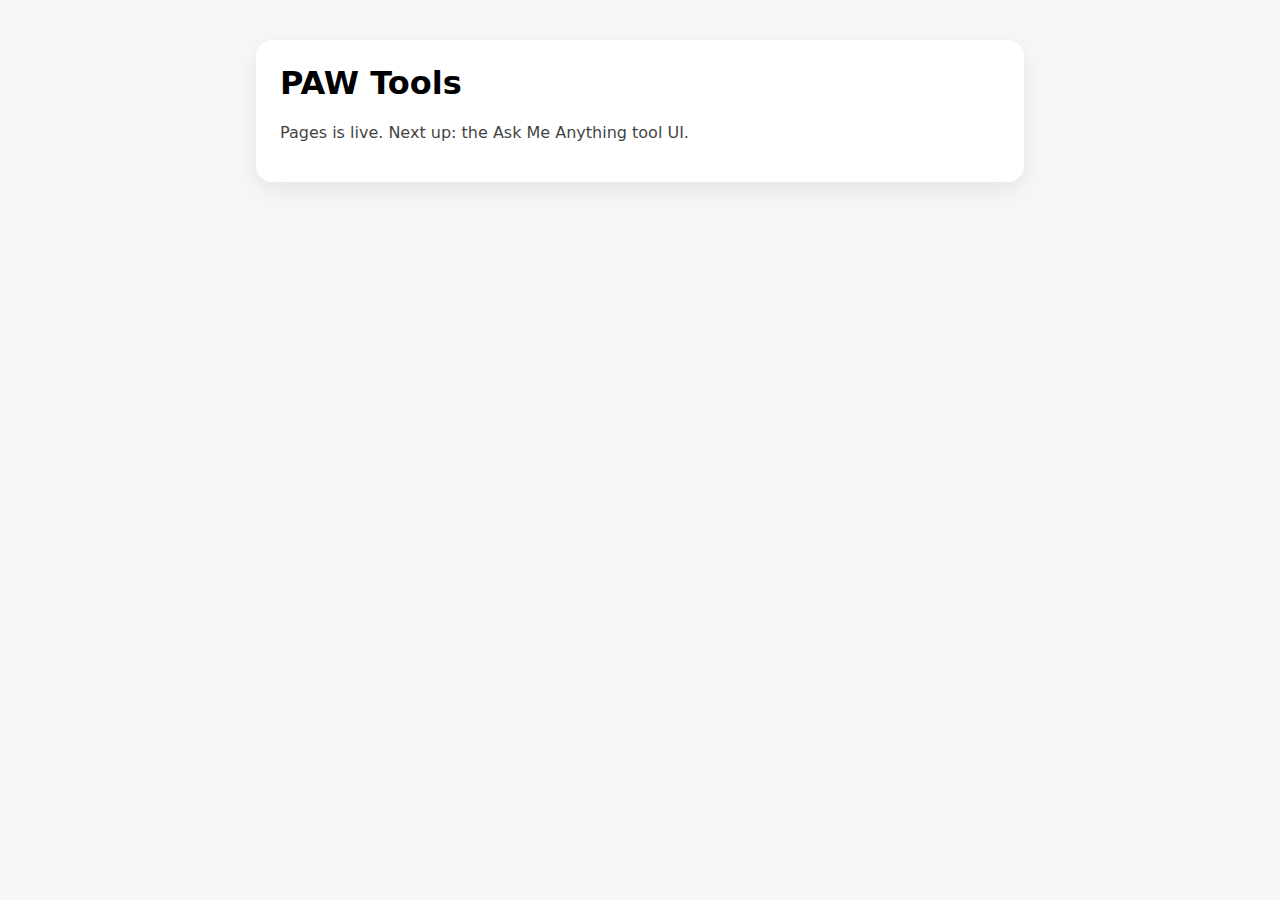
<file: index.html>
<!doctype html>
<html lang="en">
<head>
  <meta charset="utf-8" />
  <meta name="viewport" content="width=device-width, initial-scale=1" />
  <title>PAW Tools</title>
  <style>
    body {
      margin: 0;
      padding: 40px;
      font-family: Inter, system-ui, -apple-system, Segoe UI, sans-serif;
      background: #f7f7f7;
    }
    .card {
      max-width: 720px;
      margin: 0 auto;
      background: #ffffff;
      padding: 24px;
      border-radius: 16px;
      box-shadow: 0 8px 24px rgba(0,0,0,.08);
    }
  </style>
</head>
<body>
  <div class="card">
    <h1 style="margin-top:0;">PAW Tools</h1>
    <p style="opacity:.75;">
      Pages is live. Next up: the Ask Me Anything tool UI.
    </p>
  </div>
</body>
</html>
</file>
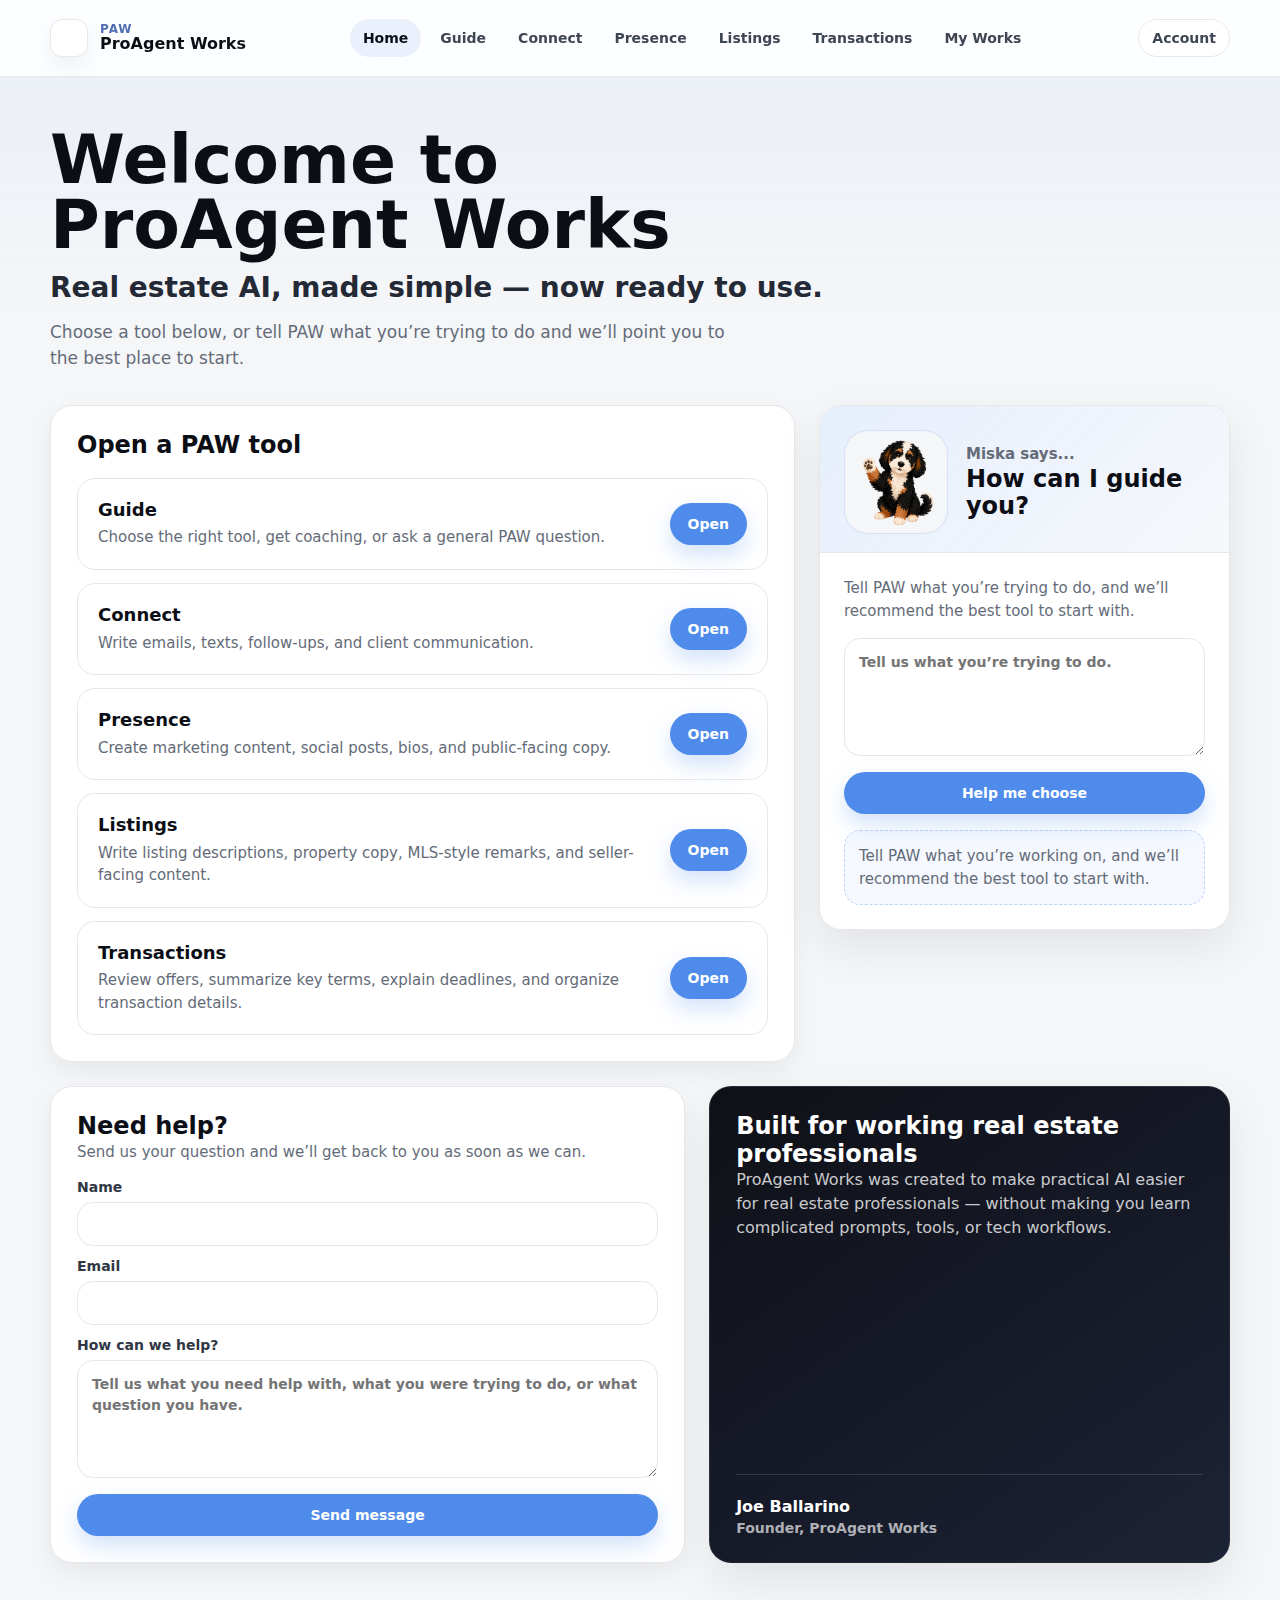
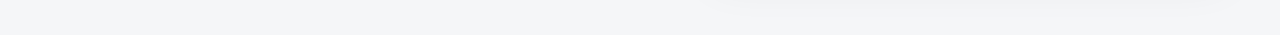
<file: app/index.html>
<!doctype html>
<html lang="en">
<head>
  <meta charset="utf-8">
  <meta name="viewport" content="width=device-width, initial-scale=1">
  <title>ProAgent Works App</title>
  <style>
    :root {
      --primary-dark: #0C0E16;
      --primary-dark-soft: #101117;
      --off-white: #F5F6F8;
      --border: #E6E7EA;
      --blue: #4F8BEB;
      --blue-dark: #506FB2;
      --white: #FFFFFF;
      --muted: #646B78;
      --shadow: 0 18px 45px rgba(12, 14, 22, 0.08);
      --shadow-soft: 0 10px 24px rgba(12, 14, 22, 0.06);
      --radius: 22px;
    }

    * {
      box-sizing: border-box;
    }

    html {
      min-height: 100%;
      background: var(--off-white);
    }

    body {
      min-height: 100%;
      margin: 0;
      font-family: Inter, ui-sans-serif, system-ui, -apple-system, BlinkMacSystemFont, "Segoe UI", sans-serif;
      color: var(--primary-dark);
      background:
        linear-gradient(180deg, rgba(79, 139, 235, 0.08), rgba(245, 246, 248, 0) 320px),
        var(--off-white);
    }

    a {
      color: inherit;
      text-decoration: none;
    }

    .sr-only {
      position: absolute;
      width: 1px;
      height: 1px;
      padding: 0;
      margin: -1px;
      overflow: hidden;
      clip: rect(0, 0, 0, 0);
      white-space: nowrap;
      border: 0;
    }

    button,
    input,
    textarea {
      font: inherit;
    }

    .app-shell {
      min-height: 100vh;
    }

    .app-header {
      position: sticky;
      top: 0;
      z-index: 10;
      border-bottom: 1px solid rgba(230, 231, 234, 0.86);
      background: rgba(255, 255, 255, 0.9);
      backdrop-filter: blur(16px);
    }

    .header-inner {
      width: min(1180px, calc(100% - 40px));
      margin: 0 auto;
      display: flex;
      align-items: center;
      justify-content: space-between;
      gap: 20px;
      min-height: 76px;
    }

    .brand {
      display: inline-flex;
      align-items: center;
      gap: 12px;
      min-width: max-content;
      font-weight: 800;
      letter-spacing: 0;
    }

    .brand-mark {
      width: 38px;
      height: 38px;
      border-radius: 12px;
      display: grid;
      place-items: center;
      background: var(--white);
      border: 1px solid var(--border);
      box-shadow: var(--shadow-soft);
      overflow: hidden;
    }

    .brand-mark img {
      width: 25px;
      height: 25px;
      object-fit: contain;
    }

    .brand-text {
      display: grid;
      gap: 1px;
      line-height: 1.05;
    }

    .brand-kicker {
      font-size: 12px;
      color: var(--blue-dark);
      font-weight: 800;
      text-transform: uppercase;
      letter-spacing: 0.08em;
    }

    .brand-name {
      font-size: 16px;
      color: var(--primary-dark);
    }

    .app-nav {
      display: flex;
      align-items: center;
      justify-content: center;
      gap: 6px;
      flex: 1 1 auto;
      min-width: 0;
    }

    .app-nav a,
    .account-link {
      display: inline-flex;
      align-items: center;
      justify-content: center;
      min-height: 38px;
      padding: 0 13px;
      border-radius: 999px;
      color: #3F4653;
      font-size: 14px;
      font-weight: 700;
      white-space: nowrap;
      transition: background 0.16s ease, color 0.16s ease;
    }

    .app-nav a:hover,
    .account-link:hover,
    .app-nav a.is-active {
      background: rgba(79, 139, 235, 0.11);
      color: var(--primary-dark);
    }

    .account-link {
      border: 1px solid var(--border);
      background: var(--white);
      box-shadow: 0 1px 0 rgba(255, 255, 255, 0.8) inset;
    }

    main {
      width: min(1180px, calc(100% - 40px));
      margin: 0 auto;
      padding: 50px 0 72px;
    }

    .hero {
      max-width: 790px;
      margin-bottom: 34px;
    }

    .hero h1 {
      margin: 0 0 12px;
      color: var(--primary-dark);
      font-size: clamp(40px, 6vw, 68px);
      line-height: 0.96;
      letter-spacing: 0;
    }

    .hero-sub {
      margin: 0;
      color: #242936;
      font-size: clamp(20px, 2.4vw, 28px);
      line-height: 1.25;
      font-weight: 750;
    }

    .hero-support {
      max-width: 700px;
      margin: 14px 0 0;
      color: var(--muted);
      font-size: 17px;
      line-height: 1.55;
    }

    .dashboard-grid,
    .lower-grid {
      display: grid;
      grid-template-columns: minmax(0, 1.45fr) minmax(320px, 0.8fr);
      gap: 24px;
      align-items: start;
    }

    .lower-grid {
      grid-template-columns: minmax(0, 1fr) minmax(320px, 0.82fr);
      margin-top: 24px;
    }

    .card {
      border: 1px solid var(--border);
      border-radius: var(--radius);
      background: rgba(255, 255, 255, 0.94);
      box-shadow: var(--shadow-soft);
    }

    .panel-card {
      padding: 26px;
    }

    .section-head {
      display: flex;
      align-items: end;
      justify-content: space-between;
      gap: 16px;
      margin-bottom: 18px;
    }

    .section-head h2,
    .helper-card h2,
    .support-card h2,
    .founder-card h2 {
      margin: 0;
      color: var(--primary-dark);
      font-size: 24px;
      line-height: 1.15;
      letter-spacing: 0;
    }

    .tools-list {
      display: grid;
      gap: 13px;
    }

    .tool-card {
      display: grid;
      grid-template-columns: minmax(0, 1fr) auto;
      gap: 18px;
      align-items: center;
      padding: 20px;
      border: 1px solid var(--border);
      border-radius: 18px;
      background: var(--white);
      transition: border-color 0.16s ease, transform 0.16s ease, box-shadow 0.16s ease;
    }

    .tool-card:hover {
      border-color: rgba(79, 139, 235, 0.45);
      box-shadow: 0 12px 26px rgba(79, 139, 235, 0.1);
      transform: translateY(-1px);
    }

    .tool-card h3 {
      margin: 0 0 6px;
      color: var(--primary-dark);
      font-size: 18px;
      line-height: 1.2;
    }

    .tool-card p,
    .helper-card p,
    .support-card p,
    .founder-card p,
    .placeholder-response {
      margin: 0;
      color: var(--muted);
      font-size: 15px;
      line-height: 1.5;
    }

    .open-link,
    .primary-button {
      display: inline-flex;
      align-items: center;
      justify-content: center;
      min-height: 42px;
      border: 0;
      border-radius: 999px;
      background: var(--blue);
      color: var(--white);
      padding: 0 18px;
      font-size: 14px;
      font-weight: 800;
      cursor: pointer;
      box-shadow: 0 10px 22px rgba(79, 139, 235, 0.25);
      transition: background 0.16s ease, transform 0.16s ease;
      white-space: nowrap;
    }

    .open-link:hover,
    .primary-button:hover {
      background: var(--blue-dark);
      transform: translateY(-1px);
    }

    .helper-card {
      padding: 0;
      overflow: hidden;
      box-shadow: var(--shadow);
    }

    .miska-band {
      display: flex;
      align-items: center;
      gap: 18px;
      padding: 24px 24px 18px;
      background:
        linear-gradient(135deg, rgba(79, 139, 235, 0.14), rgba(80, 111, 178, 0.05)),
        var(--white);
      border-bottom: 1px solid var(--border);
    }

    .miska-image {
      width: 104px;
      height: 104px;
      flex: 0 0 auto;
      border-radius: 24px;
      object-fit: cover;
      object-position: center;
      background: var(--off-white);
      border: 1px solid rgba(79, 139, 235, 0.18);
    }

    .helper-body {
      display: grid;
      gap: 16px;
      padding: 24px;
    }

    .helper-eyebrow {
      margin: 0 0 6px;
      color: var(--blue-dark);
      font-size: 13px;
      font-weight: 850;
    }

    .field-stack {
      display: grid;
      gap: 12px;
    }

    label {
      display: grid;
      gap: 7px;
      color: #303744;
      font-size: 14px;
      font-weight: 800;
    }

    input,
    textarea {
      width: 100%;
      border: 1px solid var(--border);
      border-radius: 16px;
      background: var(--white);
      color: var(--primary-dark);
      padding: 13px 14px;
      outline: none;
      transition: border-color 0.16s ease, box-shadow 0.16s ease;
    }

    textarea {
      min-height: 118px;
      resize: vertical;
      line-height: 1.45;
    }

    input:focus,
    textarea:focus {
      border-color: rgba(79, 139, 235, 0.72);
      box-shadow: 0 0 0 4px rgba(79, 139, 235, 0.13);
    }

    .placeholder-response {
      padding: 14px;
      border: 1px dashed rgba(79, 139, 235, 0.34);
      border-radius: 16px;
      background: rgba(79, 139, 235, 0.06);
    }

    .support-card,
    .founder-card {
      padding: 26px;
    }

    .support-card {
      display: grid;
      gap: 16px;
    }

    .founder-card {
      min-height: 100%;
      display: flex;
      flex-direction: column;
      justify-content: space-between;
      gap: 28px;
      background:
        linear-gradient(145deg, rgba(16, 17, 23, 0.98), rgba(28, 35, 54, 0.97)),
        var(--primary-dark-soft);
      color: var(--white);
      border-color: rgba(255, 255, 255, 0.08);
      box-shadow: var(--shadow);
    }

    .founder-card h2,
    .founder-card p {
      color: var(--white);
    }

    .founder-card p {
      color: rgba(255, 255, 255, 0.78);
      font-size: 16px;
    }

    .founder-signature {
      display: grid;
      gap: 4px;
      padding-top: 22px;
      border-top: 1px solid rgba(255, 255, 255, 0.14);
    }

    .founder-name {
      color: var(--white);
      font-weight: 850;
      font-size: 16px;
    }

    .founder-title {
      color: rgba(255, 255, 255, 0.66);
      font-size: 14px;
      font-weight: 700;
    }

    @media (max-width: 980px) {
      .header-inner {
        align-items: flex-start;
        flex-wrap: wrap;
        padding: 14px 0;
      }

      .app-nav {
        order: 3;
        width: 100%;
        justify-content: flex-start;
        overflow-x: auto;
        padding-bottom: 2px;
      }

      .dashboard-grid,
      .lower-grid {
        grid-template-columns: 1fr;
      }
    }

    @media (max-width: 640px) {
      .header-inner,
      main {
        width: min(100% - 28px, 1180px);
      }

      main {
        padding-top: 36px;
        padding-bottom: 48px;
      }

      .hero {
        margin-bottom: 24px;
      }

      .panel-card,
      .support-card,
      .founder-card {
        padding: 20px;
      }

      .tool-card {
        grid-template-columns: 1fr;
        gap: 14px;
      }

      .open-link,
      .primary-button {
        width: 100%;
      }

      .miska-band {
        align-items: flex-start;
        padding: 20px;
      }

      .miska-image {
        width: 82px;
        height: 82px;
        border-radius: 20px;
      }

      .helper-body {
        padding: 20px;
      }
    }
  </style>
</head>
<body>
  <div class="app-shell">
    <header class="app-header">
      <div class="header-inner">
        <a class="brand" href="#" aria-label="ProAgent Works Home">
          <span class="brand-mark">
            <img src="/paw.png" alt="">
          </span>
          <span class="brand-text">
            <span class="brand-kicker">PAW</span>
            <span class="brand-name">ProAgent Works</span>
          </span>
        </a>

        <nav class="app-nav" aria-label="Primary navigation">
          <a class="is-active" href="#">Home</a>
          <a href="#">Guide</a>
          <a href="#">Connect</a>
          <a href="#">Presence</a>
          <a href="#">Listings</a>
          <a href="#">Transactions</a>
          <a href="#">My Works</a>
        </nav>

        <a class="account-link" href="#">Account</a>
      </div>
    </header>

    <main>
      <section class="hero" aria-labelledby="welcome-title">
        <h1 id="welcome-title">Welcome to ProAgent Works</h1>
        <p class="hero-sub">Real estate AI, made simple — now ready to use.</p>
        <p class="hero-support">Choose a tool below, or tell PAW what you’re trying to do and we’ll point you to the best place to start.</p>
      </section>

      <section class="dashboard-grid" aria-label="PAW dashboard">
        <div class="card panel-card">
          <div class="section-head">
            <h2>Open a PAW tool</h2>
          </div>

          <div class="tools-list">
            <article class="tool-card">
              <div>
                <h3>Guide</h3>
                <p>Choose the right tool, get coaching, or ask a general PAW question.</p>
              </div>
              <a class="open-link" href="#">Open</a>
            </article>

            <article class="tool-card">
              <div>
                <h3>Connect</h3>
                <p>Write emails, texts, follow-ups, and client communication.</p>
              </div>
              <a class="open-link" href="#">Open</a>
            </article>

            <article class="tool-card">
              <div>
                <h3>Presence</h3>
                <p>Create marketing content, social posts, bios, and public-facing copy.</p>
              </div>
              <a class="open-link" href="#">Open</a>
            </article>

            <article class="tool-card">
              <div>
                <h3>Listings</h3>
                <p>Write listing descriptions, property copy, MLS-style remarks, and seller-facing content.</p>
              </div>
              <a class="open-link" href="#">Open</a>
            </article>

            <article class="tool-card">
              <div>
                <h3>Transactions</h3>
                <p>Review offers, summarize key terms, explain deadlines, and organize transaction details.</p>
              </div>
              <a class="open-link" href="#">Open</a>
            </article>
          </div>
        </div>

        <aside class="card helper-card" aria-labelledby="miska-title">
          <div class="miska-band">
            <img class="miska-image" src="/assets/miska-sitting.png" alt="">
            <div>
              <p class="helper-eyebrow">Miska says...</p>
              <h2 id="miska-title">How can I guide you?</h2>
            </div>
          </div>
          <div class="helper-body">
            <p>Tell PAW what you’re trying to do, and we’ll recommend the best tool to start with.</p>
            <label>
              <span class="sr-only">What are you trying to do?</span>
              <textarea placeholder="Tell us what you’re trying to do."></textarea>
            </label>
            <button class="primary-button" type="button">Help me choose</button>
            <div class="placeholder-response">Tell PAW what you’re working on, and we’ll recommend the best tool to start with.</div>
          </div>
        </aside>
      </section>

      <section class="lower-grid" aria-label="Support and about ProAgent Works">
        <div class="card support-card">
          <div>
            <h2>Need help?</h2>
            <p>Send us your question and we’ll get back to you as soon as we can.</p>
          </div>

          <div class="field-stack">
            <label>
              Name
              <input type="text" autocomplete="name">
            </label>

            <label>
              Email
              <input type="email" autocomplete="email">
            </label>

            <label>
              How can we help?
              <textarea placeholder="Tell us what you need help with, what you were trying to do, or what question you have."></textarea>
            </label>
          </div>

          <button class="primary-button" type="button">Send message</button>
        </div>

        <aside class="card founder-card">
          <div>
            <h2>Built for working real estate professionals</h2>
            <p>ProAgent Works was created to make practical AI easier for real estate professionals — without making you learn complicated prompts, tools, or tech workflows.</p>
          </div>
          <div class="founder-signature">
            <span class="founder-name">Joe Ballarino</span>
            <span class="founder-title">Founder, ProAgent Works</span>
          </div>
        </aside>
      </section>
    </main>
  </div>
</body>
</html>
</file>
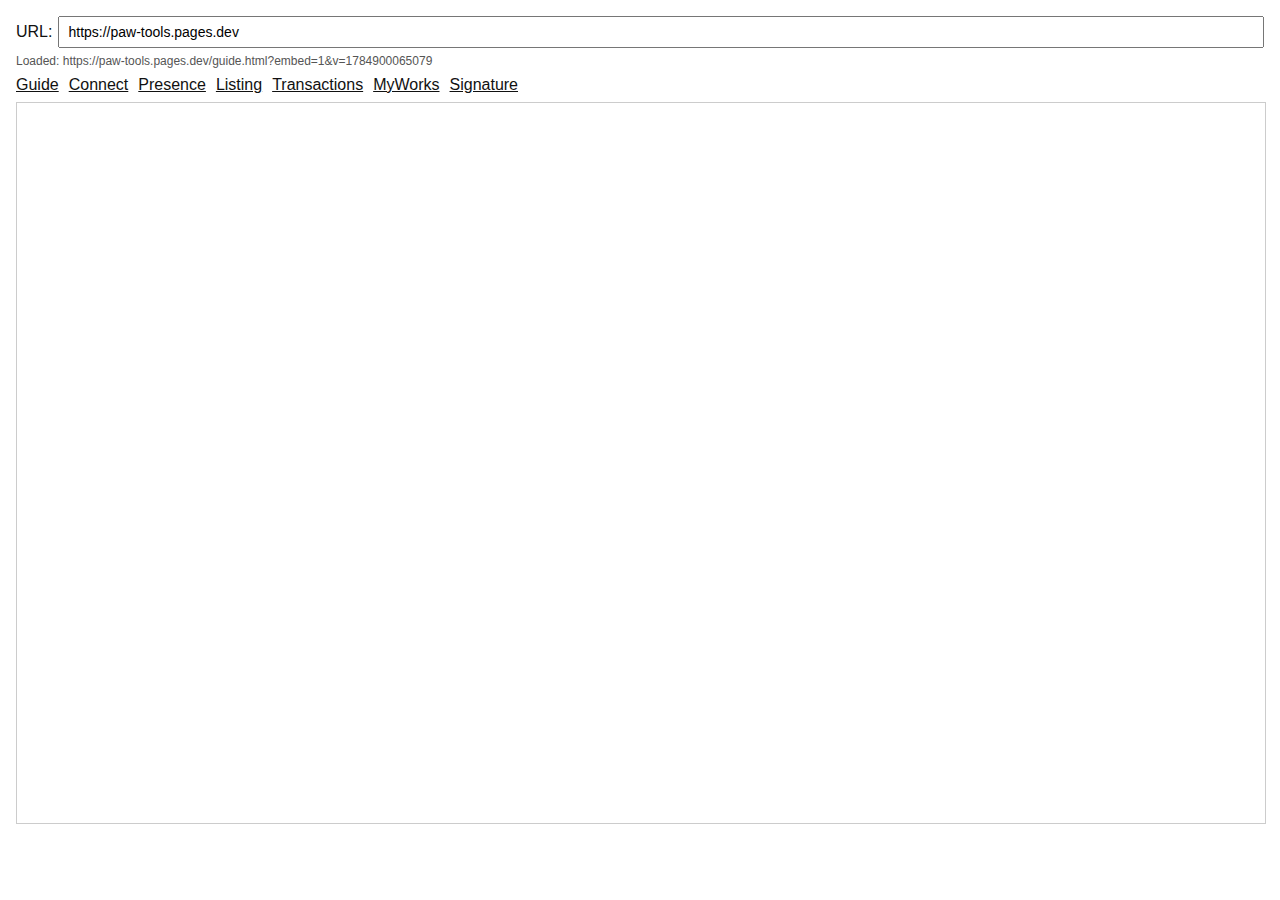
<file: test.html>
<!doctype html>
<html lang="en">
  <head>
    <meta charset="utf-8" />
    <meta name="viewport" content="width=device-width, initial-scale=1" />
    <title>PAW Test</title>
    <style>
      body {
        font-family: Arial, sans-serif;
        margin: 16px;
        color: #111;
      }
      .url-row {
        display: flex;
        align-items: center;
        gap: 6px;
        width: 100%;
        margin-bottom: 6px;
      }
      input[type="text"] {
        flex: 1 1 auto;
        min-width: 0;
        padding: 6px 8px;
        font-size: 14px;
      }
      .controls {
        display: flex;
        flex-wrap: wrap;
        gap: 10px;
        margin-bottom: 8px;
      }
      .loaded-url {
        margin-bottom: 8px;
        font-size: 12px;
        color: #555;
      }
      .controls a {
        color: inherit;
        text-decoration: underline;
      }
      iframe {
        width: 100%;
        height: 80vh;
        border: 1px solid #ccc;
      }
    </style>
  </head>
  <body>
    <div class="url-row">
      <span>URL:</span>
      <input
        id="baseUrl"
        type="text"
      />
    </div>

    <div id="loadedUrl" class="loaded-url" aria-live="polite">Loaded:</div>

    <div class="controls" role="group" aria-label="Preview pages">
      <a href="#" data-page="guide.html">Guide</a>
      <a href="#" data-page="connect.html">Connect</a>
      <a href="#" data-page="presence.html">Presence</a>
      <a href="#" data-page="listing.html">Listing</a>
      <a href="#" data-page="transactions.html">Transactions</a>
      <a href="#" data-page="myworks.html">MyWorks</a>
      <a href="#" data-page="signature.html">Signature</a>
    </div>

    <iframe id="previewFrame" title="PAW preview"></iframe>

    <script>
      const baseUrlInput = document.getElementById("baseUrl");
      const previewFrame = document.getElementById("previewFrame");
      const loadedUrl = document.getElementById("loadedUrl");

      function loadPage(page) {
        const baseUrl = baseUrlInput.value.trim().replace(/\/$/, "");
        if (!baseUrl) {
          loadedUrl.textContent = "Loaded:";
          return;
        }
        const separator = page.includes("?") ? "&" : "?";
        const url = `${baseUrl}/${page}${separator}embed=1&v=${Date.now()}`;
        previewFrame.src = url;
        loadedUrl.textContent = `Loaded: ${url}`;
      }

      document.querySelectorAll("a[data-page]").forEach((link) => {
        link.addEventListener("click", (event) => {
          event.preventDefault();
          loadPage(link.dataset.page);
        });
      });

      window.addEventListener("message", (e) => {
        if (e.source !== previewFrame.contentWindow) {
          return;
        }

        if (e.data && e.data.type === "paw_identity_request_v1") {
          previewFrame.contentWindow.postMessage(
            { type: "paw_identity_v1", member_id: "test_user_1" },
            "*"
          );
          return;
        }

        if (!e.data || e.data.type !== "paw:resize") {
          return;
        }

        if (typeof e.data.height === "number" && e.data.height > 600) {
          previewFrame.style.height = `${e.data.height}px`;
        }

        window.parent.postMessage(e.data, "*");
      });

      const params = new URLSearchParams(window.location.search);
      baseUrlInput.value = params.get("base") || "https://paw-tools.pages.dev";
      loadPage("guide.html");
    </script>
  </body>
</html>
</file>
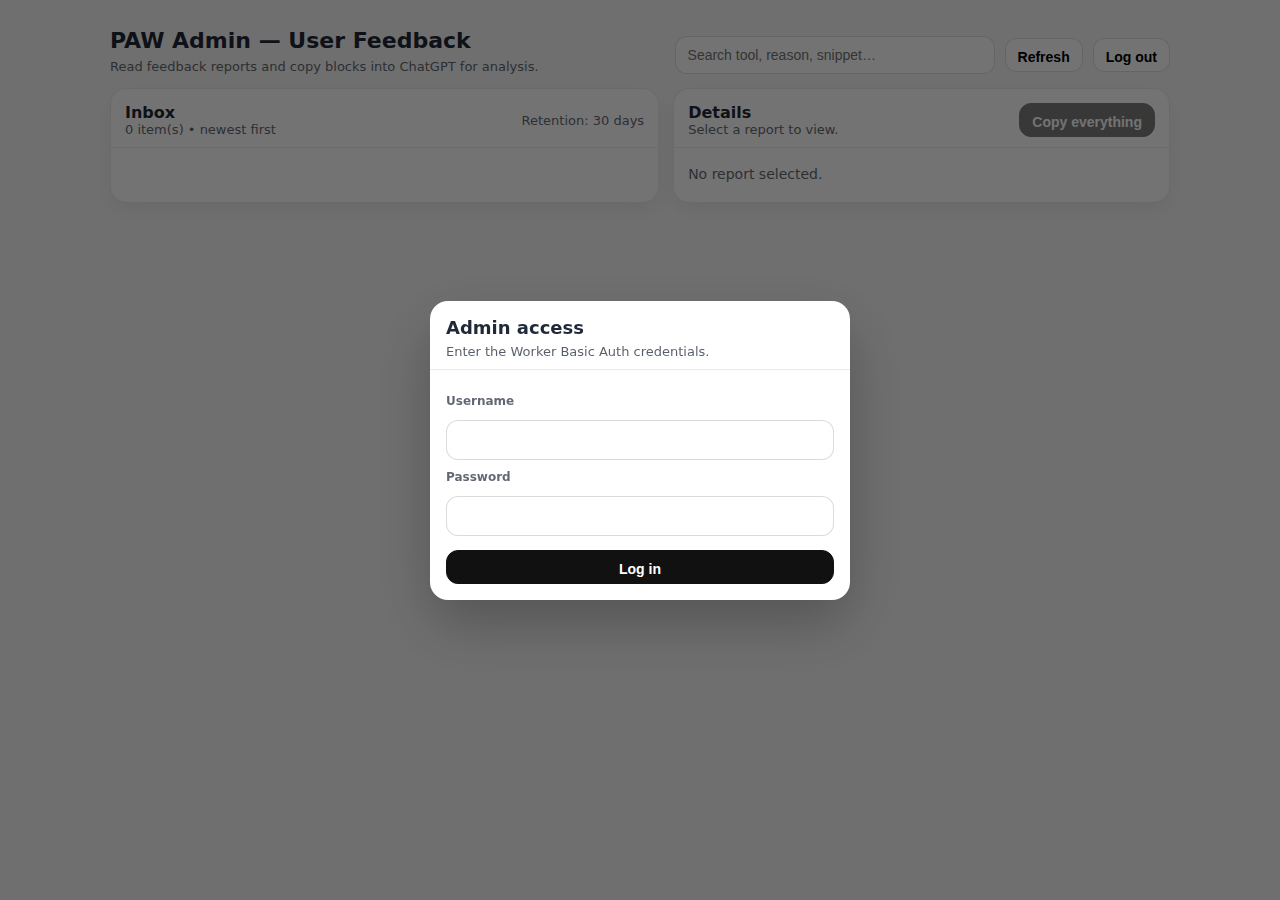
<file: user-feedback.html>
<!doctype html>
<html lang="en">
<head>
  <meta charset="utf-8" />
  <meta name="viewport" content="width=device-width, initial-scale=1" />
  <title>PAW Admin — User Feedback</title>

  <!-- Reuse PAW shared UI styling where possible -->
  <link rel="stylesheet" href="paw-ui.css" />

  <style>
    body { background:#f7f7f7; margin:0; font-family: Inter, system-ui, -apple-system, Segoe UI, sans-serif; }
    .wrap { max-width: 1100px; margin: 0 auto; padding: 28px 20px 60px; }
    .topbar { display:flex; align-items:flex-end; justify-content:space-between; gap:12px; margin-bottom:14px; }
    .title h1 { margin:0; font-size: 22px; }
    .title p { margin:6px 0 0; opacity:.7; font-size: 13px; }

    .controls { display:flex; gap:10px; align-items:center; flex-wrap:wrap; }
    .controls input[type="search"]{
      width: 320px; max-width: 70vw;
      padding: 10px 12px;
      border: 1px solid rgba(0,0,0,.12);
      border-radius: 12px;
      outline: none;
      background: #fff;
      font-size: 14px;
    }
    .btn {
      border: 1px solid rgba(0,0,0,.12);
      background:#fff;
      padding: 10px 12px;
      border-radius: 12px;
      cursor: pointer;
      font-size: 14px;
    }
    .btn.primary { background:#111; color:#fff; border-color:#111; }
    .btn:disabled { opacity:.55; cursor:not-allowed; }

    .grid { display:grid; grid-template-columns: 1.05fr .95fr; gap: 14px; }
    @media (max-width: 980px){ .grid{ grid-template-columns: 1fr; } }

    .cardx {
      background:#fff;
      border: 1px solid rgba(0,0,0,.08);
      border-radius: 16px;
      box-shadow: 0 8px 24px rgba(0,0,0,.06);
      overflow:hidden;
    }
    .cardx .hd {
      padding: 14px 14px 10px;
      border-bottom: 1px solid rgba(0,0,0,.06);
      display:flex; align-items:center; justify-content:space-between; gap:10px;
    }
    .cardx .hd .meta { font-size: 13px; opacity:.7; }
    .cardx .bd { padding: 12px 14px 14px; }

    .list { list-style:none; padding:0; margin:0; }
    .item {
      border-bottom: 1px solid rgba(0,0,0,.06);
      padding: 12px 14px;
      cursor:pointer;
      display:grid;
      grid-template-columns: 150px 120px 1fr;
      gap: 10px;
      align-items:start;
    }
    .item:hover { background: rgba(0,0,0,.02); }
    .item:last-child { border-bottom: none; }
    .date { font-size: 12px; opacity:.7; }
    .tool { font-size: 13px; font-weight: 600; }
    .reason { font-size: 12px; opacity:.8; margin-top: 2px; }
    .snippet { font-size: 13px; line-height: 1.25rem; }
    .pill {
      display:inline-block; font-size: 11px; padding: 2px 8px; border-radius:999px;
      border:1px solid rgba(0,0,0,.12); opacity:.85; margin-left:6px;
    }

    .detail-empty { opacity:.7; font-size: 14px; padding: 6px 0; }
    .section { margin-top: 12px; }
    .section:first-child { margin-top: 0; }
    .section .sh { display:flex; align-items:center; justify-content:space-between; gap:10px; }
    .section h3 { margin: 0; font-size: 13px; opacity:.8; letter-spacing:.02em; text-transform: uppercase; }
    pre {
      margin: 8px 0 0;
      padding: 12px;
      border-radius: 12px;
      background: rgba(0,0,0,.03);
      border: 1px solid rgba(0,0,0,.06);
      white-space: pre-wrap;
      word-break: break-word;
      font-size: 13px;
      line-height: 1.25rem;
    }
    a { color: inherit; }

    /* Login overlay */
    .overlay {
      position: fixed; inset: 0;
      background: rgba(0,0,0,.55);
      display:flex; align-items:center; justify-content:center;
      padding: 18px;
    }
    .login {
      width: 420px; max-width: 92vw;
      background:#fff; border-radius: 18px;
      box-shadow: 0 24px 60px rgba(0,0,0,.25);
      overflow:hidden;
    }
    .login .hd { padding: 16px 16px 10px; border-bottom: 1px solid rgba(0,0,0,.08); }
    .login .hd h2 { margin:0; font-size: 18px; }
    .login .bd { padding: 14px 16px 16px; }
    .field { display:flex; flex-direction:column; gap:6px; margin-top: 10px; }
    .field label { font-size: 12px; opacity:.8; }
    .field input {
      padding: 10px 12px;
      border-radius: 12px;
      border: 1px solid rgba(0,0,0,.14);
      font-size: 14px;
      outline: none;
    }
    .err { margin-top: 10px; color: #b00020; font-size: 13px; display:none; }
  </style>
</head>
<body>
  <div class="wrap">
    <div class="topbar">
      <div class="title">
        <h1>PAW Admin — User Feedback</h1>
        <p>Read feedback reports and copy blocks into ChatGPT for analysis.</p>
      </div>
      <div class="controls">
        <input id="q" type="search" placeholder="Search tool, reason, snippet…" />
        <button id="refresh" class="btn">Refresh</button>
        <button id="logout" class="btn">Log out</button>
      </div>
    </div>

    <div class="grid">
      <div class="cardx">
        <div class="hd">
          <div>
            <div style="font-weight:700;">Inbox</div>
            <div class="meta"><span id="count">0</span> item(s) • newest first</div>
          </div>
          <div class="meta">Retention: 30 days</div>
        </div>
        <div class="bd" style="padding:0;">
          <ul id="list" class="list"></ul>
        </div>
      </div>

      <div class="cardx">
        <div class="hd">
          <div>
            <div style="font-weight:700;">Details</div>
            <div id="detailMeta" class="meta">Select a report to view.</div>
          </div>
          <button id="copyAll" class="btn primary" disabled>Copy everything</button>
        </div>
        <div class="bd" id="detail">
          <div class="detail-empty">No report selected.</div>
        </div>
      </div>
    </div>
  </div>

  <!-- Login overlay -->
  <div id="overlay" class="overlay" style="display:none;">
    <div class="login">
      <div class="hd">
        <h2>Admin access</h2>
        <div style="opacity:.75; font-size: 13px; margin-top:6px;">
          Enter the Worker Basic Auth credentials.
        </div>
      </div>
      <div class="bd">
        <div class="field">
          <label for="user">Username</label>
          <input id="user" autocomplete="username" />
        </div>
        <div class="field">
          <label for="pass">Password</label>
          <input id="pass" type="password" autocomplete="current-password" />
        </div>
        <div class="err" id="err">Login failed. Check credentials.</div>
        <div style="display:flex; gap:10px; margin-top: 14px;">
          <button id="loginBtn" class="btn primary" style="flex:1;">Log in</button>
        </div>
      </div>
    </div>
  </div>

  <script>
    (function(){
      "use strict";

      // Keep this aligned with your tool pages (ask.html etc.)
      const API_ENDPOINT = "https://paw-api.joe-b40.workers.dev";
      const LIST_URL = API_ENDPOINT + "/admin/user-feedback/list?limit=200";
      const DETAIL_URL = (id) => API_ENDPOINT + "/admin/user-feedback/detail?id=" + encodeURIComponent(id);

      const $ = (id) => document.getElementById(id);

      const state = {
        items: [],
        filtered: [],
        selected: null,
        authHeader: null,
      };

      /**
 * Date display helper.
 * The feedback table historically stored created_at as epoch ms.
 * The Worker now stores ISO timestamps (e.g. 2026-01-25T17:10:52.528Z).
 * Support both so the admin UI never shows "Invalid Date".
 */
function fmtDate(value){
  try{
    if(value === null || value === undefined || value === "") return "";
    let d;

    // If it's already a number (or numeric string), treat as epoch milliseconds.
    if(typeof value === "number" || (typeof value === "string" && /^\d{10,}$/.test(value.trim()))){
      d = new Date(Number(value));
    } else {
      // Otherwise attempt to parse as an ISO (or any Date.parse compatible) string.
      const t = Date.parse(String(value));
      d = new Date(t);
    }

    if(!isFinite(d.getTime())) return String(value||"");
    return d.toLocaleString(undefined, { year:"numeric", month:"2-digit", day:"2-digit", hour:"2-digit", minute:"2-digit" });
  }catch(_){
    return String(value||"");
  }
}


      function parseReason(feedbackNote){
        if(!feedbackNote) return "";
        const s = String(feedbackNote);
        const m = s.match(/Reason:\s*([^\n]+)/i);
        return m ? m[1].trim() : "";
      }

      function hasUserNote(feedbackNote){
        if(!feedbackNote) return false;
        return /Note:\s*\S+/i.test(String(feedbackNote));
      }

      function snippetFor(item){
        const msg = (item.user_message || "").trim();
        if (msg) return msg.slice(0, 140);
        const out = (item.ai_response || "").trim();
        return out ? out.slice(0, 140) : "";
      }

      function escapeHtml(s){
        return String(s || "")
          .replaceAll("&","&amp;")
          .replaceAll("<","&lt;")
          .replaceAll(">","&gt;");
      }

      function setAuthHeaderFromCreds(user, pass){
        const token = btoa(user + ":" + pass);
        state.authHeader = "Basic " + token;
        sessionStorage.setItem("pawAdminAuth", state.authHeader);
      }

      function clearAuth(){
        state.authHeader = null;
        sessionStorage.removeItem("pawAdminAuth");
      }

      async function fetchJson(url){
        const res = await fetch(url, {
          method: "GET",
          headers: {
            "Authorization": state.authHeader || "",
          },
        });
        if (res.status === 401){
          clearAuth();
          throw new Error("unauthorized");
        }
        const data = await res.json().catch(()=>null);
        if(!res.ok){
          const msg = data && (data.message || data.error) ? (data.message || data.error) : ("HTTP " + res.status);
          throw new Error(msg);
        }
        return data;
      }

      function applyFilter(){
        const q = ($("q").value || "").trim().toLowerCase();
        if(!q){
          state.filtered = state.items.slice();
        } else {
          state.filtered = state.items.filter(it => {
            const r = parseReason(it.feedback_note || "");
            const s = snippetFor(it);
            const tool = (it.tool_name || "");
            return (tool + " " + r + " " + s).toLowerCase().includes(q);
          });
        }
        renderList();
      }

      function renderList(){
        $("count").textContent = String(state.filtered.length || 0);
        const ul = $("list");
        ul.innerHTML = "";
        if(!state.filtered.length){
          ul.innerHTML = '<li style="padding:14px; opacity:.7;">No feedback found.</li>';
          return;
        }
        for (const it of state.filtered){
          const li = document.createElement("li");
          li.className = "item";
          li.dataset.id = it.id;

          const r = parseReason(it.feedback_note || "");
          const notePill = hasUserNote(it.feedback_note) ? '<span class="pill">note</span>' : "";
          const tool = escapeHtml(it.tool_name || "—");
          const snip = escapeHtml(snippetFor(it) || "—");
          const dt = escapeHtml(fmtDate(it.created_at));
          const reason = escapeHtml(r || "—");

          li.innerHTML = `
            <div class="date">${dt}</div>
            <div>
              <div class="tool">${tool}${notePill}</div>
              <div class="reason">${reason}</div>
            </div>
            <div class="snippet">${snip}</div>
          `;
          li.addEventListener("click", () => selectItem(it.id));
          ul.appendChild(li);
        }
      }

      async function selectItem(id){
        state.selected = null;
        $("detail").innerHTML = '<div class="detail-empty">Loading…</div>';
        $("copyAll").disabled = true;

        const data = await fetchJson(DETAIL_URL(id));
        const item = data.item;
        state.selected = item;

        const dt = fmtDate(item.created_at);
        const tool = item.tool_name || "—";
        const url = item.tool_url || "";
        const reason = parseReason(item.feedback_note || "");
        const note = (() => {
          const s = String(item.feedback_note || "");
          const m = s.match(/Note:\s*([\s\S]+)/i);
          return m ? m[1].trim() : "";
        })();

        $("detailMeta").innerHTML = escapeHtml(dt + " • " + tool) + (url ? ' • <a href="'+escapeHtml(url)+'" target="_blank" rel="noopener">open page</a>' : "");

        const userMsg = item.user_message || "";
        const aiOut = item.ai_response || "";
        const ctx = item.session_context || "";
        const raw = item.raw_payload || "";

        $("detail").innerHTML = `
          <div class="section">
            <div class="sh">
              <h3>User message</h3>
              <button class="btn" data-copy="user">Copy</button>
            </div>
            <pre id="userPre">${escapeHtml(userMsg)}</pre>
          </div>

          <div class="section">
            <div class="sh">
              <h3>AI response</h3>
              <button class="btn" data-copy="ai">Copy</button>
            </div>
            <pre id="aiPre">${escapeHtml(aiOut)}</pre>
          </div>

          <div class="section">
            <div class="sh">
              <h3>Reason + note</h3>
              <button class="btn" data-copy="note">Copy</button>
            </div>
            <pre id="notePre">${escapeHtml((reason ? "Reason: " + reason : "Reason:") + (note ? "\nNote: " + note : ""))}</pre>
          </div>

          <div class="section">
            <div class="sh">
              <h3>Session context</h3>
              <button class="btn" data-copy="ctx">Copy</button>
            </div>
            <pre id="ctxPre">${escapeHtml(ctx)}</pre>
          </div>

          <div class="section">
            <div class="sh">
              <h3>Raw payload</h3>
              <button class="btn" data-copy="raw">Copy</button>
            </div>
            <details style="margin-top:8px;">
              <summary style="cursor:pointer; opacity:.8;">Show raw payload</summary>
              <pre id="rawPre">${escapeHtml(raw)}</pre>
            </details>
          </div>
        `;

        $("copyAll").disabled = false;
        $("copyAll").onclick = () => copyAll();

        $("detail").querySelectorAll("button[data-copy]").forEach(btn => {
          btn.addEventListener("click", () => {
            const k = btn.getAttribute("data-copy");
            if (k === "user") copyText(userMsg);
            if (k === "ai") copyText(aiOut);
            if (k === "note") copyText((reason ? "Reason: " + reason : "Reason:") + (note ? "\nNote: " + note : ""));
            if (k === "ctx") copyText(ctx);
            if (k === "raw") copyText(raw);
          });
        });
      }

      function buildCopyBundle(){
        if(!state.selected) return "";
        const it = state.selected;
        const dt = fmtDate(it.created_at);
        const tool = it.tool_name || "—";
        const url = it.tool_url || "";
        const reason = parseReason(it.feedback_note || "");
        const note = (() => {
          const s = String(it.feedback_note || "");
          const m = s.match(/Note:\s*([\s\S]+)/i);
          return m ? m[1].trim() : "";
        })();

        return [
          "PAW User Feedback",
          "Date: " + dt,
          "Tool: " + tool,
          (url ? "Page URL: " + url : ""),
          "",
          "USER MESSAGE:",
          (it.user_message || ""),
          "",
          "AI RESPONSE:",
          (it.ai_response || ""),
          "",
          "REASON + NOTE:",
          (reason ? "Reason: " + reason : "Reason:") + (note ? "\nNote: " + note : ""),
          "",
          "SESSION CONTEXT:",
          (it.session_context || ""),
          "",
          "RAW PAYLOAD:",
          (it.raw_payload || ""),
        ].filter(Boolean).join("\n");
      }

      function copyAll(){
        copyText(buildCopyBundle());
      }

      async function copyText(t){
        try{
          await navigator.clipboard.writeText(String(t||""));
        }catch(_){
          // Fallback for older browsers / some iframe contexts
          const ta = document.createElement("textarea");
          ta.value = String(t||"");
          document.body.appendChild(ta);
          ta.select();
          document.execCommand("copy");
          ta.remove();
        }
      }

      async function load(){
        $("refresh").disabled = true;
        try{
          const data = await fetchJson(LIST_URL);
          state.items = data.items || [];
          applyFilter();
        } finally {
          $("refresh").disabled = false;
        }
      }

      function showLogin(){
        $("overlay").style.display = "flex";
        $("err").style.display = "none";
        $("loginBtn").disabled = false;
        $("user").focus();
      }

      function hideLogin(){
        $("overlay").style.display = "none";
      }

      async function tryLogin(){
        $("err").style.display = "none";
        $("loginBtn").disabled = true;

        const u = ($("user").value || "").trim();
        const p = ($("pass").value || "").trim();
        if(!u || !p){
          $("err").textContent = "Enter username and password.";
          $("err").style.display = "block";
          $("loginBtn").disabled = false;
          return;
        }

        setAuthHeaderFromCreds(u, p);

        try{
          await load();
          hideLogin();
        }catch(e){
          clearAuth();
          $("err").textContent = "Login failed. Check credentials.";
          $("err").style.display = "block";
        } finally {
          $("loginBtn").disabled = false;
        }
      }

      // Wire up
      $("q").addEventListener("input", applyFilter);
      $("refresh").addEventListener("click", () => load().catch(e => {
        if(String(e.message||"") === "unauthorized") showLogin();
        else alert("Refresh failed: " + e.message);
      }));
      $("logout").addEventListener("click", () => {
        clearAuth();
        location.reload();
      });

      $("loginBtn").addEventListener("click", tryLogin);
      $("pass").addEventListener("keydown", (e) => {
        if (e.key === "Enter") tryLogin();
      });
      $("user").addEventListener("keydown", (e) => {
        if (e.key === "Enter") tryLogin();
      });

      // Boot
      const saved = sessionStorage.getItem("pawAdminAuth");
      if(saved){
        state.authHeader = saved;
        load().catch(() => showLogin());
      } else {
        showLogin();
      }
    })();
  </script>
</body>
</html>
</file>
<file: paw-ui.css>
/* ==========================================================
   ProAgent Works — Shared UI Styles (paw-ui.css)
   ----------------------------------------------------------
   IMPORTANT:
   - This file is SHARED across ALL tools (ask.html, listing.html, etc).
   ========================================================== */

:root{
  --bg:#ffffff;

  /* Ink */
  --text:#1f2937;
  --text-strong:#0f172a;
  --muted:#6b7280;

  /* Brand */
  --accent:#4F8BEB;
  --accent-secondary:#506FB2;
  --accent-rgb:79,139,235;
  --accent-soft:rgba(var(--accent-rgb),.10);

  /* Borders / shadow */
  --border:rgba(15,23,42,.10);
  --border-soft:rgba(15,23,42,.08);
  --shadow-soft:0 12px 30px rgba(15,23,42,.08);

  /* Fields */
  --field-border:rgba(15,23,42,.14);
  --field-hover:rgba(15,23,42,.18);
  --field-bg:rgba(255,255,255,.9);
}
*{ box-sizing:border-box; }
html, body{ height:100%; }

body{
  margin:0;
  font-family: system-ui, -apple-system, Segoe UI, Roboto, Arial, sans-serif;
  color:var(--text);
}
/* ===== Layout ===== */
.app{
  display:flex;
  justify-content:center;
  padding:16px;
  background:#fff;
}
.frame{
  width:100%;
  /* Canonical desktop width inside Circle: 1040px. No standalone app surface. */
  max-width:1040px;
  display:flex;
  flex-direction:column;
}
.panel{
  background:rgba(255,255,255,.78);
  border:1px solid var(--border);
  border-radius:14px;
  box-shadow:var(--shadow-soft);
  overflow:hidden;
}
/* ===== Embed mode (locked) ===== */
html[data-embed="1"] body{ background:transparent; }
html[data-embed="1"] .app{ padding:0; background:transparent; }
html[data-embed="1"] .frame{ max-width:none; background:transparent; }
html[data-embed="1"] .panel{ border-radius:0; border:none; box-shadow:none; background:transparent; }

.panel-topbar{
  /* Shared PAW tool header background.
     IMPORTANT:
     - Tools should NOT re-implement this per-page.
     - The goal is a consistent “soft gradient” behind the tool title area (no extra gradient bands elsewhere).
  */
  position: relative;
  overflow: visible;
  background:
    radial-gradient(920px 220px at 12% 0%, rgba(var(--accent-rgb),.045), rgba(255,255,255,0) 58%),
    #fff;
}


/* ===== Top bar ===== */
.topbar-row0{
  display:flex;
  align-items:center;
  justify-content:space-between;
  gap:12px;
  padding:12px 14px 8px;
}
.tool-subtitle{
  /* Allow the subtitle to yield/wrap so the right-side pill never gets clipped. */
  flex:1 1 auto;
  min-width:0;

  font-size:12px;
  color:rgba(15,23,42,.62);
  line-height:1.3;
}
/* Utilities (Reset / Tips) — segmented pill
   ----------------------------------------------------------
   Goal (global + future-proof):
   - Create ONE shared "segmented control" component that splits buttons evenly.
   - Works inside Circle iframes at narrow widths.
   - Next tools should just reuse: .paw-seg + .paw-seg__btn

   Markup patterns supported:
   A) <div class="topbar-right"><div class="utility-pair paw-seg">...</div></div>   (ask/connect)
   B) <div class="topbar-right paw-seg">...</div>                                  (listing)
*/

/* Layout wrapper for the utilities area (NOT the pill itself unless it also has .paw-seg) */
.topbar-right{
  display:flex;
  align-items:center;
  justify-content:flex-end;

  /* Desktop fix:
     This area contains the segmented pill (Reset / Tips).
     On wide screens, we never want the pill to "lose" a flex-width tug-of-war and clip its text.
     So we prevent this right-side utilities area from shrinking.
     (On mobile we intentionally override width/flow in the media query below.) */
  flex:0 0 auto;
  flex-shrink:0;
}


/* The pill / segmented control container */
.paw-seg,
.topbar-right.paw-seg{
  display:flex;
  align-items:center;
  gap:0;
  border:1px solid rgba(15,23,42,.10);
  background:rgba(255,255,255,.72);
  border-radius:999px;
  overflow:hidden;
  box-shadow: inset 0 1px 0 rgba(255,255,255,.7);
}

/* Segment buttons — force equal widths (50/50) regardless of label length */
.paw-seg__btn,
.util-btn{
  flex:1 1 0;
  min-width:0; /* prevents long labels from breaking the split */
  height:34px;
  padding:0 12px;
  border:0;
  background:transparent;
  color:rgba(15,23,42,.86);
  font-weight:700;
  font-size:13px;
  cursor:pointer;
  white-space:nowrap;
  display:flex;
  align-items:center;
  justify-content:center;
  text-align:center;
  transition: background .15s ease;
}
.paw-seg__btn:hover,
.util-btn:hover{ background:rgba(15,23,42,.05); }
.paw-seg__btn + .paw-seg__btn,
.util-btn + .util-btn{ border-left:1px solid rgba(15,23,42,.08); }

/* Compact segmented control variant for dense tool settings rows (content-width). */
.paw-seg.paw-seg--compact{
  display:inline-flex;
  width:auto;
  flex:0 0 auto;
}
.paw-seg.paw-seg--compact .paw-seg__btn{
  flex:0 0 auto;
  height:34px;
  padding:0 14px;
  font-size:13px;
}

/* Back-compat wrapper used by some tools */
.utility-pair{ display:flex; }

/* Mobile/narrow iframe behavior:
   - allow the top row to wrap so the pill can drop below the subtitle
   - make the utilities area full width
*/

/* Desktop sizing guard:
   Ensure the segmented pill has enough width to show both labels without clipping.
   Mobile behavior remains full-width via the media query below. */
@media (min-width: 561px){
  .paw-seg,
  .topbar-right.paw-seg{
    min-width:320px;
  }
  .paw-seg.paw-seg--compact{
    min-width:0;
  }
}

@media (max-width: 560px){
  .topbar-row0{ flex-wrap:wrap; }
  .topbar-right{ width:100%; justify-content:stretch; }
  .paw-seg,
  .topbar-right.paw-seg{ width:100%; }
}
/* Shared plan / usage indicator (quiet shell status) */
.paw-plan-usage-slot{
  display:flex;
  align-items:center;
  justify-content:flex-end;
  margin-right:10px;
  min-width:0;
}
.paw-plan-usage-slot.is-row-fallback{
  margin-left:auto;
}
.paw-plan-usage-pill{
  display:inline-flex;
  align-items:center;
  min-height:34px;
  padding:0 12px;
  border-radius:999px;
  border:1px solid rgba(15,23,42,.10);
  background:rgba(255,255,255,.72);
  box-shadow: inset 0 1px 0 rgba(255,255,255,.7);
  color:rgba(15,23,42,.72);
  font-size:12px;
  font-weight:700;
  letter-spacing:.01em;
  white-space:nowrap;
  transition: background .15s ease, border-color .15s ease, color .15s ease;
}
.paw-plan-usage-pill.is-warning{
  border-color:rgba(191, 143, 0, .18);
  background:rgba(191, 143, 0, .08);
  color:rgba(104, 72, 0, .88);
}
.paw-plan-usage-pill.is-high{
  border-color:rgba(185, 28, 28, .14);
  background:rgba(185, 28, 28, .07);
  color:rgba(127, 29, 29, .88);
}
.paw-plan-usage-pill.is-over-limit{
  border-color:rgba(185, 28, 28, .20);
  background:rgba(185, 28, 28, .12);
  color:rgba(127, 29, 29, .92);
}
.paw-plan-usage-banner{
  margin:0 14px 10px;
  padding:9px 12px;
  border-radius:12px;
  border:1px solid rgba(191, 143, 0, .20);
  background:rgba(191, 143, 0, .08);
  color:rgba(104, 72, 0, .92);
  font-size:12px;
  line-height:1.35;
}
.paw-plan-usage-banner.is-high{
  border-color:rgba(180, 83, 9, .24);
  background:rgba(180, 83, 9, .09);
  color:rgba(120, 53, 15, .94);
}
.paw-plan-usage-banner.is-over-limit{
  border-color:rgba(185, 28, 28, .22);
  background:rgba(185, 28, 28, .08);
  color:rgba(127, 29, 29, .95);
}

@media (max-width: 560px){
  .paw-plan-usage-slot{
    width:100%;
    margin-right:0;
    justify-content:stretch;
  }
  .paw-plan-usage-pill{
    width:100%;
    justify-content:center;
  }
  .paw-plan-usage-banner{
    margin:4px 14px 10px;
  }
}

/* ===== Controls row ===== */
.controls-row{
  display:flex;
  flex-wrap:wrap;
  align-items:flex-end;
  gap:14px;
  padding:10px 14px 12px;
  background:transparent;
  border-bottom:1px solid var(--border-soft);
}
body.paw-listing .controls-row{
  border-bottom:none;
}
.ctl{
  display:flex;
  align-items:center;
  gap:10px; /* more separation between Work and status */
}
.ctl label{
  font-size:12px;
  font-weight:700;
  color:var(--text-strong);
  white-space:nowrap;
  letter-spacing:-0.01em;
}
.select-wrap{
  position:relative;
  display:inline-flex;
  align-items:center;
}
.select-wrap select{
  height:34px;
  min-width:132px;
  border-radius:999px;
  border:1px solid var(--field-border);
  background:var(--field-bg);
  padding:6px 34px 6px 12px;
  font-size:13px;
  font-weight:700;
  color:var(--text-strong);
  outline:none;
  appearance:none;
  box-shadow: inset 0 1px 0 rgba(255,255,255,.7);
  transition: border-color .15s ease, box-shadow .15s ease, background .15s ease;
}
.input-wrap{
  position:relative;
  display:inline-flex;
  align-items:center;
}
.input-wrap input{
  height:34px;
  min-width:132px;
  border-radius:999px;
  border:1px solid var(--field-border);
  background:var(--field-bg);
  padding:6px 12px;
  font-size:13px;
  font-weight:700;
  color:var(--text-strong);
  outline:none;
  box-shadow: inset 0 1px 0 rgba(255,255,255,.7);
  transition: border-color .15s ease, box-shadow .15s ease, background .15s ease;
}
.select-wrap select:hover,
.input-wrap input:hover{ border-color:var(--field-hover); }

.select-wrap select:focus,
.input-wrap input:focus{
  border-color:rgba(var(--accent-rgb),.70);
  box-shadow:0 0 0 4px rgba(var(--accent-rgb),.14);
  background:#fff;
}
.select-wrap:after{
  content:"";
  position:absolute;
  right:12px;
  width:0;
  height:0;
  border-left:5px solid transparent;
  border-right:5px solid transparent;
  border-top:6px solid rgba(15,23,42,.45);
  pointer-events:none;
}
/* State select */
.select-wrap.sm select{
  min-width:96px;
  text-align:center;
}


/* ==========================================================
   Listing tool — Mobile controls row layout (LOCKED)
   ----------------------------------------------------------
   WHY THIS EXISTS:
   - The top setup fields (Type / Tone / Length / City / State) look good on desktop,
     but inside Circle on mobile they must stack cleanly to avoid a “messy” feel.
   - This restores the intended mobile presentation WITHOUT changing workflow or desktop.

   PRODUCT CONTRACT (mobile only):
   - Each control becomes: label (top) + field (full width).
   - City + State are visually grouped as “Location” via a subtle divider.
   - Desktop styling is unchanged.
   - Scoped to Listing only via body.paw-listing to avoid side effects in other tools.
   ========================================================== */
@media (max-width: 560px){
  body.paw-listing .controls-row{
    flex-direction:column;
    align-items:stretch;
    gap:14px;
  }
  body.paw-listing .controls-row .ctl{
    width:100%;
    flex-direction:column;
    align-items:stretch;
    gap:6px;
  }
  body.paw-listing .controls-row .ctl label{
    width:100%;
    font-size:12px;
    font-weight:800;
    color:rgba(15,23,42,.80);
  }

  body.paw-listing .controls-row .select-wrap,
  body.paw-listing .controls-row .input-wrap{
    width:100%;
    display:flex;
  }
  body.paw-listing .controls-row .select-wrap select,
  body.paw-listing .controls-row .input-wrap input{
    width:100%;
    min-width:0;
  }

  body.paw-listing .controls-row .select-wrap.sm select{
    min-width:0;
    text-align:left;
  }

  /* Divider before City/State (Location) */
  body.paw-listing .controls-row .ctl:nth-child(4){
    padding-top:12px;
    border-top:1px solid rgba(15,23,42,.08);
    margin-top:2px;
  }
}

/* ===== Key facts ===== */
.topbar-row2{
  padding:12px 14px 14px;
  background:transparent;
}
.lock-grid{
  display:grid;
  /*
    Responsive grid without “mystery breakpoints”.
    We want these fields to stay on ONE row on desktop whenever there is room,
    but wrap naturally when the iframe/container is narrower due to Circle layout,
    OS display scaling, or browser zoom.

    auto-fit + minmax() makes the layout respond to *actual available space*.
  */
  grid-template-columns: repeat(auto-fit, minmax(140px, 1fr));
  gap:12px;
}
/* FIX: give “Most Compelling Feature” more breathing room */
.lock-row2{ margin-top:18px; }

.field label{
  display:block;
  font-size:12px;
  font-weight:700;
  color:rgba(15,23,42,.82);
  margin-bottom:6px;
}
.field input, .field select{
  width:100%;
  height:40px;
  border-radius:12px;
  border:1px solid var(--field-border);
  background:var(--field-bg);
  padding:8px 10px;
  font-size:14px;
  font-weight:700;
  color:var(--text-strong);
  outline:none;
}
.big-input{
  width:100%;
  height:46px;
  border-radius:14px;
  border:1px solid var(--field-border);
  background:rgba(255,255,255,.86);
  padding:10px 12px;
  font-size:14px;
  font-weight:700;
  color:var(--text-strong);
  outline:none;
}
/* ===== Local highlights panel ===== */
.local-panel{
  display:none;
  padding:12px 14px;
  margin-top:14px;
  border-radius:14px;
  border:1px solid rgba(15,23,42,.08);
  background:rgba(255,255,255,.90);
}
.local-head{
  display:flex;
  align-items:flex-start;
  justify-content:space-between;
  gap:12px;
  margin-bottom:10px;
}
.local-title{
  font-size:14px;
  font-weight:800;
  color:var(--text-strong);
}
.local-sub{
  font-size:12px;
  color:rgba(15,23,42,.60);
  line-height:1.35;
}
.local-actions{ display:flex; gap:10px; align-items:center; }

/* Buttons (shared) */
.btn{
  height:34px;
  padding:0 12px;
  border-radius:999px;
  border:1px solid rgba(15,23,42,.14);
  background:rgba(255,255,255,.92);
  font-weight:800;
  font-size:13px;
  cursor:pointer;
  transition: background .15s ease, border-color .15s ease, transform .06s ease;
}
.btn:hover{ background:#fff; border-color: rgba(15,23,42,.18); }
.btn:active{ transform: translateY(1px); }
.btn.primary{
  border-color: rgba(var(--accent-rgb),.55);
  background: rgba(var(--accent-rgb),.16);
  color: rgba(15,23,42,.92);
}
.btn.primary:hover{
  background: rgba(var(--accent-rgb),.20);
  border-color: rgba(var(--accent-rgb),.70);
}
.local-list{
  list-style:none;
  padding:0;
  margin:0;
  display:grid;
  grid-template-columns: repeat(2, minmax(0, 1fr));
  gap:10px;
}
@media (max-width: 540px){
  .local-list{ grid-template-columns: 1fr; }
}
.local-item{
  display:flex;
  align-items:center;
  gap:10px;
  padding:10px 12px;
  border-radius:12px;
  border:1px solid rgba(15,23,42,.08);
  background:rgba(255,255,255,.86);
}
.local-item input{ accent-color: var(--accent); }
.local-item .txt{
  font-size:13px;
  color:rgba(15,23,42,.86);
}
/* ===== Deliverable ===== */
.deliverable{ padding:14px; }
.deliverable-card{
  border:1px solid rgba(15,23,42,.08);
  background:rgba(255,255,255,.92);
  border-radius:16px;
  box-shadow: 0 10px 24px rgba(15,23,42,.06);
  overflow:hidden;
}
.deliverable-head{
  display:flex;
  align-items:center;
  justify-content:space-between;
  gap:12px;
  padding:12px 12px;
  background: linear-gradient(180deg, rgba(var(--accent-rgb),.10), rgba(255,255,255,0));
}
.deliverable-title{
  font-size:14px;
  font-weight:800;
  color:var(--text-strong);
}
.deliverable-actions{ display:flex; gap:10px; align-items:center; }
.deliverable-body{ padding:12px 12px 14px; }
.deliverable-text{
  font-size:15px;
  line-height:1.55;
  color:rgba(15,23,42,.92);
  white-space:pre-wrap;
  word-break:break-word;
  max-height:280px;
  overflow:auto;
  padding:10px 12px;
  border-radius:12px;
  border:1px solid rgba(15,23,42,.08);
  background: rgba(255,255,255,.86);
}
/* ===== Messages / composer ===== */
.messages{
  padding:14px;
  display:flex;
  flex-direction:column;
  gap:10px;
}
body.connect-tool .messages{
  padding-left:var(--connect-column-inset, 18px);
  padding-right:var(--connect-column-inset, 18px);
}
.msg{ display:flex; gap:10px; align-items:flex-start; }
.msg .bubble{
  max-width: 860px;
  border:1px solid rgba(15,23,42,.08);
  border-radius:16px;
  background: rgba(255,255,255,.82);
  padding:10px 12px;
}
.msg.user .bubble{
  border-color: rgba(var(--accent-rgb),.32);
  background: rgba(var(--accent-rgb),.10);
}
.msg .bubble p{ margin:0; white-space:pre-wrap; }

/* ==========================================================
   PAW Composer + Paw Submit Contract (LOCKED)
   ----------------------------------------------------------
   Goal:
   - One shared input + paw submit interaction across ALL tools.
   - Never clips, never squares off, feels responsive on click OR Enter.

   Contract (tool pages must follow):
   - Composer wrapper: <div class="composer">
   - Textarea: <textarea id="input"> OR <textarea id="prompt">
   - Submit: <button id="send" class="send"> with child .send-icon

   Behavior hooks (set by tool-shell.js):
   - Click/Enter feedback: .send.paw-bump
   - Working state: aria-busy="true" and/or data-loading="1"
   ========================================================== */

.composer{
  /* Extra breathing room so hover/press shadows never get clipped by the panel radius */
  padding:16px 18px 30px;
  background:linear-gradient(180deg, rgba(255,255,255,.95), rgba(255,255,255,.85));
  display:flex;
  gap:14px;
  align-items:flex-end;
}
body.connect-tool .composer{
  padding-left:var(--connect-column-inset, 18px);
  padding-right:var(--connect-column-inset, 18px);
}


/* ==========================================================
   Composer helper (mobile readability)
   ----------------------------------------------------------
   Placeholders are examples only. Instructions live above the
   textarea so they are readable before the user taps.
   ========================================================== */
.composer-main{
  flex:1;
  display:flex;
  flex-direction:column;
  gap:8px;
  position:relative;
}
.composer-help{
  font-size:12px;
  font-weight:650;
  line-height:1.25;
  color:rgba(15,23,42,.66);
  padding-left:2px;
}
.composer textarea::placeholder{
  /* Modern placeholder styling (shared across tools)
     - Softer weight + slightly smaller size keeps the UI feeling modern (less "computerish"). */
  color:rgba(15,23,42,.46);
  font-weight:500;
  font-size:13px;
  letter-spacing:.1px;
}

/* Mobile comfort: give the composer a little more room so example placeholders
   never look clipped on small screens (especially iOS). */
@media (max-width: 520px){
  .composer{
    padding:14px 14px 26px;
  }
  body.connect-tool .composer{
    padding-left:var(--connect-column-inset, 12px);
    padding-right:var(--connect-column-inset, 12px);
  }
  .composer-main{ gap:6px; }
  .composer textarea{
    min-height:96px;
  }
  .paw-composer-status{
    margin-left:var(--connect-column-inset, 14px);
    margin-right:var(--connect-column-inset, 14px);
  }
}
.composer textarea{
  /* NOTE: removed flex sizing so textarea can auto-grow by height */
  min-height:68px;

  /* Auto-grow textarea (LOCKED)
     - JS handles live resizing; CSS provides safe bounds. */
  max-height:var(--composer-max-height, 280px);
  resize:none;
  overflow-y:hidden;

  border-radius:16px;
  border:1px solid var(--field-border);
  background:rgba(255,255,255,.92);
  padding:14px 66px 14px 14px;
  font-size:14px;
  font-weight:650;
  line-height:1.35;
  color:var(--text-strong);
  outline:none;
}
.paw-voice-btn{
  position:absolute;
  right:11px;
  bottom:50%;
  width:40px;
  height:40px;
  border-radius:999px;
  border:1px solid rgba(148,163,184,.22);
  background:rgba(248,250,252,.88);
  color:rgba(71,85,105,.78);
  display:inline-flex;
  align-items:center;
  justify-content:center;
  padding:0;
  cursor:pointer;
  z-index:2;
  box-shadow:
    inset 0 1px 0 rgba(255,255,255,.86),
    0 3px 10px rgba(15,23,42,.04);
  transform:translateY(50%);
  transition:
    background .16s ease,
    border-color .16s ease,
    box-shadow .16s ease,
    color .16s ease,
    transform .16s ease,
    opacity .16s ease;
}
.paw-voice-btn:hover{
  color:rgba(30,64,175,.86);
  border-color:rgba(var(--accent-rgb),.22);
  background:rgba(239,246,255,.94);
  box-shadow:
    inset 0 1px 0 rgba(255,255,255,.9),
    0 4px 12px rgba(var(--accent-rgb),.08);
}
.paw-voice-btn:active{
  transform:translateY(50%) translateY(1px) scale(.98);
}
.paw-voice-btn:focus{ outline:none; }
.paw-voice-btn:focus-visible{
  box-shadow:
    0 0 0 3px rgba(var(--accent-rgb),.16),
    0 5px 14px rgba(15,23,42,.08);
}
.paw-voice-btn__icon,
.paw-voice-btn__spinner{
  display:inline-flex;
  align-items:center;
  justify-content:center;
}
.paw-voice-btn__icon svg{
  width:22px;
  height:22px;
  fill:none;
  stroke:currentColor;
  stroke-width:1.9;
  stroke-linecap:round;
  stroke-linejoin:round;
}
.paw-voice-btn__spinner{
  display:none;
  width:20px;
  height:20px;
  border-radius:999px;
  border:2px solid rgba(var(--accent-rgb),.18);
  border-top-color:rgba(var(--accent-rgb),.9);
  animation:pawVoiceSpin .72s linear infinite;
}
.paw-voice-btn.is-recording{
  border-color:rgba(var(--accent-rgb),.32);
  background:rgba(var(--accent-rgb),.12);
  color:rgba(30,64,175,.92);
  box-shadow:
    0 0 0 4px rgba(var(--accent-rgb),.10),
    0 6px 16px rgba(var(--accent-rgb),.14);
  animation:pawVoicePulse 1.25s ease-in-out infinite;
}
.paw-voice-btn.is-warning{
  border-color:rgba(220,38,38,.22);
  background:rgba(254,242,242,.85);
  color:rgba(153,27,27,.84);
  box-shadow:
    0 0 0 4px rgba(220,38,38,.10),
    0 6px 16px rgba(153,27,27,.12);
  animation:pawVoiceWarningPulse 1s ease-in-out infinite;
}
.paw-voice-btn.is-processing{
  pointer-events:none;
  color:rgba(30,64,175,.9);
  border-color:rgba(var(--accent-rgb),.24);
  background:rgba(239,246,255,.96);
}
.paw-voice-btn.is-processing .paw-voice-btn__icon{
  display:none;
}
.paw-voice-btn.is-processing .paw-voice-btn__spinner{
  display:inline-flex;
}
.paw-voice-btn.is-unsupported,
.paw-voice-btn:disabled{
  cursor:not-allowed;
  opacity:.52;
}
@keyframes pawVoicePulse{
  0%, 100%{ box-shadow:0 0 0 3px rgba(var(--accent-rgb),.08), 0 6px 16px rgba(var(--accent-rgb),.12); }
  50%{ box-shadow:0 0 0 7px rgba(var(--accent-rgb),.13), 0 8px 20px rgba(var(--accent-rgb),.16); }
}
@keyframes pawVoiceWarningPulse{
  0%, 100%{ box-shadow:0 0 0 3px rgba(220,38,38,.08), 0 6px 16px rgba(153,27,27,.10); }
  50%{ box-shadow:0 0 0 7px rgba(220,38,38,.14), 0 8px 20px rgba(153,27,27,.14); }
}
@keyframes pawVoiceSpin{
  to{ transform:rotate(360deg); }
}
@media (prefers-reduced-motion: reduce){
  .paw-voice-btn,
  .paw-voice-btn.is-recording,
  .paw-voice-btn.is-warning,
  .paw-voice-btn__spinner{
    animation:none;
    transition:none;
  }
}
.composer textarea[data-paw-working="1"]{
  background:rgba(248,250,252,.98);
  color:var(--text-strong);
  -webkit-text-fill-color:currentColor;
}
.paw-composer-status{
  position:relative;
  display:flex;
  align-items:center;
  gap:11px;
  min-height:52px;
  margin:0 var(--connect-column-inset, 18px) 8px;
  padding:8px 13px;
  border:1px solid rgba(var(--accent-rgb),.18);
  border-radius:12px;
  background:
    linear-gradient(180deg, rgba(var(--accent-rgb),.08), rgba(var(--accent-rgb),.045)),
    rgba(255,255,255,.94);
  box-shadow: inset 0 1px 0 rgba(255,255,255,.82);
  font-size:12px;
  font-weight:750;
  line-height:1.3;
  color:rgba(15,23,42,.78);
  overflow:hidden;
  isolation:isolate;
}
.paw-composer-status__icon{
  width:34px;
  height:34px;
  flex:0 0 34px;
  display:inline-flex;
  align-items:center;
  justify-content:center;
  position:relative;
  z-index:1;
  animation:paw-composer-status-dog 1.8s ease-in-out infinite;
}
.paw-composer-status__icon img{
  display:block;
  width:34px;
  height:34px;
  object-fit:contain;
}
.paw-composer-status__label{
  min-width:0;
  position:relative;
  z-index:1;
}
.paw-composer-status__dots{
  display:inline-flex;
  align-items:center;
  gap:5px;
  flex:0 0 auto;
  position:relative;
  z-index:1;
}
.paw-composer-status__dots > span{
  width:5px;
  height:5px;
  border-radius:999px;
  background:currentColor;
  opacity:.18;
  transform:translateY(0) scale(.88);
  animation:paw-composer-status-dot 1.05s cubic-bezier(.22,.61,.36,1) infinite;
}
.paw-composer-status__dots > span:nth-child(2){
  animation-delay:.18s;
}
.paw-composer-status__dots > span:nth-child(3){
  animation-delay:.36s;
}
.paw-composer-status[hidden]{
  display:none !important;
}

@keyframes paw-composer-status-dog{
  0%, 100%{
    transform:translateY(0) rotate(0deg);
  }
  50%{
    transform:translateY(-2px) rotate(-1.5deg);
  }
}

@keyframes paw-composer-status-dot{
  0%, 100%{
    opacity:.18;
    transform:translateY(0) scale(.88);
  }
  45%{
    opacity:.95;
    transform:translateY(-1px) scale(1.18);
  }
}

@keyframes paw-composer-status-sheen{
  0%, 100%{
    opacity:0;
    transform:translateX(-135%);
  }
  18%{
    opacity:.28;
  }
  52%{
    opacity:.18;
    transform:translateX(135%);
  }
  70%{
    opacity:0;
    transform:translateX(135%);
  }
}

@media (prefers-reduced-motion: reduce){
  .paw-composer-status__icon,
  .paw-composer-status__dots > span{
    animation:none;
  }
}

.send{
  width:60px;
  height:60px;
  border-radius:999px;
  border:0;
  background: var(--accent);
  color:#fff;
  display:inline-flex;
  align-items:center;
  justify-content:center;
  cursor:pointer;
  position:relative;

  /* Controlled depth (avoid oversized shadow that clips on hover) */
  box-shadow:
    0 8px 18px rgba(15,23,42,.12),
    0 4px 10px rgba(var(--accent-rgb),.16);

  transition: transform .14s ease, box-shadow .14s ease;
}
.send:hover{
  /* Subtle lift only (no aggressive scale) */
  transform: translateY(-1px);
  background: var(--accent-secondary);
  box-shadow:
    0 12px 26px rgba(15,23,42,.14),
    0 8px 18px rgba(var(--accent-rgb),.18);
}
.send:active{
  /* Tactile press */
  transform: translateY(1px) scale(.98);
  background: var(--accent-secondary);
  box-shadow:
    0 6px 14px rgba(15,23,42,.12),
    0 4px 10px rgba(var(--accent-rgb),.16);
}

/* Brand-forward focus ring (accessibility-safe)
   - Avoids browser default square outlines
   - Stays circular and on-brand inside iframes */
.send:focus{ outline:none; }
.send:focus-visible{
  outline:none;
  box-shadow:
    0 0 0 5px rgba(var(--accent-rgb),.28),
    0 0 0 10px rgba(var(--accent-rgb),.14),
    0 16px 34px rgba(15,23,42,.18),
    0 14px 30px rgba(var(--accent-rgb),.22);
}

/* ===== Send button icon (PAW paw) =====
   Base sizing for the paw icon inside the primary action button.
   Safe in shared CSS because it only applies when HTML opts in via class="send-icon". */
.send-icon{
  width:28px;
  height:28px;
  display:block;
  object-fit:contain;
}
/* ===== Send button icon (PAW paw) =====
   This is the base sizing for the paw icon inside the primary action button.
   Safe in shared CSS because it only applies when HTML opts in via class="send-icon". */
/* Icon micro-motion
   (Reserved for future subtle animation hooks.) */

/* Submit acknowledgement (click or Enter)
   - A brief “pop” so the user feels the brand respond immediately. */
.send.paw-bump{
  animation: pawBump .18s ease-out;
}
@keyframes pawBump{
  0%{ transform: translateY(0) scale(1); }
  60%{ transform: translateY(-1px) scale(1.04); }
  100%{ transform: translateY(0) scale(1); }
}

/* Loading pulse (brand ring)
   Hooked to common state flags. No JS changes required.
*/
.send.is-loading::after,
.send.loading::after,
.send[aria-busy="true"]::after,
.send[data-loading="1"]::after{
  /* Calm “working” ring — static (NO looping pulse) */
  content:"";
  position:absolute;
  inset:-8px;
  border-radius:999px;

  /* Soft brand-tinted + neutral mix */
  border:2px solid rgba(255,255,255,.22);
  box-shadow:
    0 0 0 5px rgba(var(--accent-rgb),.14),
    0 0 0 10px rgba(var(--accent-rgb),.06);

  opacity:.85;
  pointer-events:none;
  transition: opacity .18s ease;
}


/* ==========================================================
   PAW — My Works mode (page-state swap)
   ----------------------------------------------------------
   Purpose:
   - Works is a temporary "mode" that replaces the tool surface.
   - IMPORTANT: Avoid viewport-based constraints (100vh) and outer scroll locks
     in Circle iframes to prevent resize/scroll feedback loops.
   ========================================================== */
html.paw-works-mode,
body.paw-works-mode{
  overflow-anchor: none;
}


/* ===== Tips modal ===== */
.modal{
  position:fixed;
  inset:0;
  display:none;
  align-items:center;
  justify-content:center;
  padding:18px;
  background: rgba(15,23,42,.48);
  /* Layering contract: all modals (and modal variants) must sit above Works mode root (#pawWorksModeRoot at 9996). */
  z-index:10000;
}
.modal.show{ display:flex; }
.modal-card{
  width:min(760px, 100%);
  background: rgba(255,255,255,.95);
  border:1px solid rgba(15,23,42,.08);
  border-radius:18px;
  box-shadow: 0 10px 28px rgba(0,0,0,.08);
  overflow:hidden;
}
.modal-head{
  display:flex;
  align-items:center;
  justify-content:space-between;
  gap:10px;
  padding:12px 14px;
  border-bottom:1px solid rgba(15,23,42,.08);
}
.modal-title{
  font-size:14px;
  font-weight:800;
  color:var(--text-strong);
}
.modal-close{
  border:0;
  background:transparent;
  font-size:18px;
  cursor:pointer;
  color:rgba(15,23,42,.70);
}
.modal-body{
  padding:14px;
  font-size:14px;
  color:rgba(15,23,42,.86);
  line-height:1.45;
}
.tips-list{ margin:0; padding-left:18px; }
.tips-list li{ margin:6px 0; }


/* ===== POI modal (Listing tool) ===== */
.poi-listwrap{ min-height:220px; }
.poi-loading{ padding:10px 2px; }
/* ===== Toast ===== */
.toast{
  position:fixed;
  left:50%;
  bottom:20px;
  transform:translateX(-50%) translateY(10px);
  background:rgba(15,23,42,.92);
  color:#fff;
  padding:10px 12px;
  border-radius:12px;
  font-size:13px;
  font-weight:650;
  box-shadow: var(--shadow-soft);
  opacity:0;
  pointer-events:none;
  transition: opacity .16s ease, transform .16s ease;
  z-index:9999;
}
.toast.show{
  opacity:1;
  transform:translateX(-50%) translateY(0);
}
/* ==========================================================
   PAW Thinking / Typing Indicator (shared)
   ----------------------------------------------------------
   NOTE:
   - The JS must add a message with classes:
     .msg.ai.paw-thinking and child elements:
     .paw-dots > .paw-dot (x3)
   - This CSS only handles the animation/styling.
   ========================================================== */

.paw-thinking{
  opacity:.85;
}
.paw-thinking .paw-dots{
  display:inline-flex;
  gap:4px;
  margin-left:8px;
  vertical-align:middle;
}
.paw-thinking .paw-dot{
  width:6px;
  height:6px;
  border-radius:999px;
  background:currentColor;
  opacity:.25;
  animation:pawDotPulse 1.1s infinite ease-in-out;
}
.paw-thinking .paw-dot:nth-child(2){ animation-delay:.15s; }
.paw-thinking .paw-dot:nth-child(3){ animation-delay:.30s; }

@keyframes pawDotPulse{
  0%, 80%, 100%{ transform:translateY(0); opacity:.25; }
}


/* ==========================================================
   PAW — Give feedback reporting UI
   ----------------------------------------------------------
   Shared shell adds a subtle "Give feedback?" link under AI messages.
   Styles are namespaced to avoid affecting existing tools.
   ========================================================== */

.paw-message-block{
  /* Wraps an AI response bubble + its feedback row.
     Keeps feedback OUTSIDE the bubble while preserving alignment across all tools. */
  display:inline-flex;
  flex-direction:column;
  align-items:stretch;
}

.paw-report-row{
  margin-top:8px;
  display:flex;
  align-items:center;
  gap:10px;
  width:100%;
}
body.connect-tool .paw-report-row{
  padding-left:var(--connect-response-content-inset, 12px);
  padding-right:var(--connect-response-content-inset, 12px);
  box-sizing:border-box;
}

.paw-inline-copy-link{
  display:inline-flex;
  align-items:center;
  font-size:12px;
  font-weight:700;
  color: rgba(15,23,42,.55);
  text-decoration: none;
}
.paw-inline-copy-link:hover{
  text-decoration: underline;
  color: rgba(15,23,42,.75);
}

.paw-report-separator{
  color: rgba(15,23,42,.38);
}

.paw-report-row--connect-copy{
  margin-top:4px;
  gap:10px;
  padding-left:var(--connect-response-content-inset, 12px);
  padding-right:var(--connect-response-content-inset, 12px);
  box-sizing:border-box;
  flex-wrap:wrap;
}

.paw-report-row--connect-copy .paw-report-separator{
  display:none;
}

.paw-report-row--connect-copy .paw-inline-copy-link,
.paw-report-row--connect-copy .paw-report-link{
  margin-left:0;
  display:inline-flex;
  align-items:center;
  justify-content:center;
  min-height:30px;
  padding:0 12px;
  border:1px solid rgba(15,23,42,.10);
  border-radius:999px;
  background:rgba(15,23,42,.04);
  color:rgba(15,23,42,.72);
  text-decoration:none;
  line-height:1;
  transition:background-color .16s ease, border-color .16s ease, color .16s ease;
}

.paw-report-row--connect-copy .paw-inline-copy-link:hover,
.paw-report-row--connect-copy .paw-report-link:hover{
  background:rgba(15,23,42,.07);
  border-color:rgba(15,23,42,.16);
  color:rgba(15,23,42,.82);
  text-decoration:none;
}

.paw-report-row--connect-copy .paw-inline-copy-link:focus-visible,
.paw-report-row--connect-copy .paw-report-link:focus-visible{
  outline:2px solid rgba(var(--accent-rgb), .28);
  outline-offset:2px;
}

.paw-report-link{
  margin-left:auto;
  font-size:12px;
  font-weight:700;
  color: rgba(15,23,42,.55);
  text-decoration: none;
}
.paw-report-link:hover{
  text-decoration: underline;
  color: rgba(15,23,42,.75);
}

/* Slightly smaller modal for quick reporting */
.modal.paw-report-modal .modal-card{
  width: min(560px, 100%);
}

.paw-report-actions{
  display:flex;
  justify-content:flex-end;
  gap:10px;
  margin-top:10px;
}

.paw-report-status{
  margin-top:10px;
  font-size:12px;
  color: rgba(15,23,42,.70);
}

/* ==========================================================
   PAW — My Stuff Context Indicator + Drawer (shared)
   ========================================================== */

.paw-mystuff-btn{
  height:34px;
  padding:0 12px;
  border-radius:999px;
  border:1px solid rgba(15,23,42,.10);
  background:rgba(255,255,255,.72);
  color:rgba(15,23,42,.86);
  font-weight:750;
  font-size:13px;
  cursor:pointer;
  white-space:nowrap;
  display:inline-flex;
  align-items:center;
  justify-content:center;
  box-shadow: inset 0 1px 0 rgba(255,255,255,.7);
  transition: background .15s ease;
}
.paw-mystuff-btn:hover{ background:rgba(15,23,42,.05); }

/* ==========================================================
   Works (My Stuff context indicator) — UI only (shared)
   ----------------------------------------------------------
   PURPOSE:
   - This is the high-priority session/context control that will
     open the My Stuff drawer (wiring comes later).
   - Visual contract (approved):
       * Blue pill background (distinct from Reset/Tips)
       * White paw + white text
       * Mobile: full-width so long Listing/Deal names are readable
       * One-time "hello" animation on page load (subtle, noticeable)
   NOTE:
   - This does NOT save anything automatically.
   - Active state is a UI hook only: .is-active can be toggled later
     once context selection is wired.
   ========================================================== */

.paw-works-btn{
  gap:10px;
  padding-left:12px;
  padding-right:12px;

  /* Distinct visual language from other header pills */
  background: rgba(var(--accent-rgb),.88);
  border-color: rgba(var(--accent-rgb),.40);
  color:#fff;

  /* Allow internal label to truncate cleanly */
  min-width:0;
  max-width:100%;
}
.paw-works-btn:hover{
  background: rgba(var(--accent-rgb),.94);
}
.paw-works-btn.is-active{
  /* Slightly stronger when a Brand / Listing / Deal is attached */
  background: rgba(var(--accent-rgb),1);
  border-color: rgba(var(--accent-rgb),.55);
}

.paw-works-btn .works-paw{
  width:18px;
  height:18px;
  display:block;
  object-fit:contain;
  flex:0 0 auto;
  /* White paw on blue */
  filter:none;
  opacity:1;
  transform-origin: 50% 60%;
}

.paw-works-btn .works-label{
  flex:1 1 auto;
  min-width:0;
  overflow:hidden;
  text-overflow:ellipsis;
  white-space:nowrap;
}

.paw-works-btn .works-chevron{
  flex:0 0 auto;
  margin-left:8px;          /* Slightly more breathing room so the icon reads as a control */
  font-size:16px;
  font-weight:900;           /* Stronger affordance (matches “Work” cap-height optically) */
  line-height:1;            /* Keeps the glyph vertically centered */
  opacity:1;                /* Do not treat this as decorative; it’s the main indicator */
  display:inline-flex;
  align-items:center;
  justify-content:center;
  transform: translateY(-0.5px); /* Optical centering */
  transform-origin: 50% 50%;
  transition: transform 160ms ease;
  will-change: transform;
}

/* Rotate chevron when Work is open (aria-expanded is toggled by tool-shell.js) */
.paw-works-btn[aria-expanded="true"] .works-chevron{
  transform: translateY(-0.5px) rotate(180deg);
}


/* One-time intro animation (subtle, unmissable) */
.paw-works-btn .works-paw.paw-hello{
  animation: pawHello 1.10s ease-out;
}
@keyframes pawHello{
  0%{ transform: translateY(0) scale(1); opacity: .92; }
  40%{ transform: translateY(-1px) scale(1.10); opacity: 1; }
  100%{ transform: translateY(0) scale(1); opacity: 1; }
}



/* ==========================================================
   Mobile contract — Work status stacks below Work (LOCKED)
   ----------------------------------------------------------
   WHY:
   - On mobile, Work status must NEVER share the same row as the Work button.
   - This keeps structure identical across states:
       Not clicked:  [Work] then (Ready)
       Works mode:   [Work] then (Select a work / Work name)
   - Future-proof for long saved-work names.
   SCOPE:
   - Normal tool header only (.tool-head). Works mode has its own rules above.
   ========================================================== */
@media (max-width: 560px){
  /* Work cluster becomes a vertical stack */
  .tool-head{
    width:100%;
    display:flex;
    flex-direction:column;
    align-items:stretch;
    justify-content:flex-start;
    gap:8px; /* (Rec #1) more breathing room between Work and status */
  }

  /* Status becomes a caption line */
  .tool-head .paw-work-status{
    margin-left:0;
    padding-left:0;       /* centered under Work button */
    display:block;
    width:100%;
    text-align:center;
    font-size:13px;
    letter-spacing:.15px;   /* (Rec #2) slightly more caption-like */
    opacity:.56;            /* (Rec #2) softer than desktop */
    white-space:nowrap;
    overflow:hidden;
    text-overflow:ellipsis;
  }
}

/* Mobile: Works becomes a full-width primary selector */
@media (max-width: 560px){
  .tool-head{ width:100%; }
  .paw-works-btn{
    width:100%;
    justify-content:space-between;
  }
}

/* ==========================================================
   My Works Mode (placeholder full-page surface)
   ----------------------------------------------------------
   - No modal, no drawer, no inline expansion.
   - Tool UI is fully hidden while this is shown.
   - The existing Work button is moved into this header so it stays
     in the same spot and acts as the "Back to Tool" toggle.
   ========================================================== */

html.paw-works-mode,
body.paw-works-mode{
  overflow-anchor: none;
  overflow: hidden; /* Prevent tool scroll behind Works mode */
}

#pawWorksModeRoot{
  position: fixed;
  inset: 0;
  display: none;            /* JS toggles to flex */
  flex-direction: column;
  /* Match .panel-topbar so Works mode does not feel like leaving the tool */
  background:
    radial-gradient(920px 220px at 12% 0%, rgba(var(--accent-rgb),.045), rgba(255,255,255,0) 58%),
    #fff;
  z-index: 9996;            /* Above tool UI */
}

/* Top bar: matches the tool header padding so the Work button stays aligned */
.paw-works-mode__top{
  position: relative;
  display:flex;
  align-items:center;
  justify-content:space-between;
  gap:12px;
  /* Match .topbar-row0 so the Work control never feels like it "jumps" */
  padding:12px 14px 8px;
  border-bottom:none; /* remove the extra divider line */
}


/* Where the real Work button is mounted while in Works mode */
.paw-works-mode__top-left{
  /* Inline cluster: Work button + status sit on the same row */
  position: static;
  display:flex;
  align-items:center;
  gap:10px;
  min-width:0;
}




.paw-works-mode__body{
  padding: 16px;
  overflow: auto; /* Works content scrolls inside the Works surface */
}

.paw-works-mode__note{
  border: 1px solid rgba(15,23,42,.10);
  border-radius: 16px;
  padding: 14px 14px;
  background: rgba(var(--accent-rgb),.05);
  margin-bottom: 14px;
}

.paw-works-mode__note-title{
  font-weight: 800;
  margin-bottom: 4px;
}

.paw-works-mode__note-copy{
  opacity: .86;
  line-height: 1.35;
}

.paw-works-mode__section{
  border: 1px solid rgba(15,23,42,.10);
  border-radius: 16px;
  padding: 14px 14px;
  margin-bottom: 14px;
}

.paw-works-mode__section-title{
  font-weight: 800;
  margin-bottom: 10px;
}

.paw-works-mode__buckets{
  margin: 0;
  padding-left: 18px;
  line-height: 1.55;
}

.paw-works-mode__actions{
  display:flex;
  flex-wrap:wrap;
  gap: 10px;
}


/* Work mode status indicator (matches normal Ready position) */
.paw-work-status {
  margin-left: 8px;
  font-size: 13px;
  opacity: 0.65;
  white-space: nowrap;
}


.paw-works-mode__top-right{
  display:flex;
  align-items:center;
  justify-content:flex-end;
  flex:0 0 auto;
  flex-shrink:0;
}


/* Works mode: utilities are visible for continuity but intentionally disabled */
.paw-works-mode__utilities{
  opacity:.55;
  pointer-events:none; /* blocks hover + clicks */
  filter:saturate(.6);
}

@media (max-width: 560px){
  body.paw-works-mode #pawWorksModeRoot .paw-works-mode__utilities{ opacity:.45; }
}


/* Works actions + session table layout */
.paw-works-actions{
  display:flex;
  flex-wrap:wrap;
  gap:10px;
  margin-bottom:12px;
}
.paw-works-linkbtn{
  border:none;
  background:transparent;
  color:rgba(var(--accent-rgb),1);
  padding:8px 4px;
  min-height:auto;
  cursor:pointer;
  font:inherit;
}
.paw-works-linkbtn:hover{
  background:transparent;
  text-decoration:underline;
}

.paw-works-recents__head{
  display:flex;
  align-items:flex-end;
  justify-content:space-between;
  gap:10px;
  margin-bottom:8px;
}
.paw-works-recents__title{ font-weight:800; }
.paw-works-recents__sub{ font-size:12px; opacity:.65; margin-top:2px; }

body.paw-works-mode #pawWorksModeRoot .paw-works-recents__filters{
  display:flex;
  flex-wrap:wrap;
  align-items:center;
  gap:10px;
}
body.paw-works-mode #pawWorksModeRoot .paw-works-recents__filters select.paw-works-bucket,
body.paw-works-mode #pawWorksModeRoot .paw-works-recents__filters input.paw-works-search{
  height:40px;
  border:1px solid var(--field-border);
  border-radius:12px;
  background:var(--field-bg);
  color:var(--text-strong);
  font:inherit;
  outline:none;
  transition:border-color .15s ease, box-shadow .15s ease, background .15s ease;
}
body.paw-works-mode #pawWorksModeRoot .paw-works-recents__filters select.paw-works-bucket{
  min-width:180px;
  padding:8px 34px 8px 12px;
  appearance:none;
  background-image:linear-gradient(45deg, transparent 50%, rgba(15,23,42,.50) 50%), linear-gradient(135deg, rgba(15,23,42,.50) 50%, transparent 50%);
  background-position:calc(100% - 18px) calc(50% + 2px), calc(100% - 13px) calc(50% + 2px);
  background-size:5px 5px, 5px 5px;
  background-repeat:no-repeat;
}
body.paw-works-mode #pawWorksModeRoot .paw-works-recents__filters input.paw-works-search{
  flex:1 1 220px;
  min-width:220px;
  max-width:360px;
  width:100%;
  padding:8px 12px;
}
body.paw-works-mode #pawWorksModeRoot .paw-works-recents__filters select.paw-works-bucket:hover,
body.paw-works-mode #pawWorksModeRoot .paw-works-recents__filters input.paw-works-search:hover{
  border-color:var(--field-hover);
}
body.paw-works-mode #pawWorksModeRoot .paw-works-recents__filters select.paw-works-bucket:focus,
body.paw-works-mode #pawWorksModeRoot .paw-works-recents__filters input.paw-works-search:focus{
  border-color:rgba(var(--accent-rgb),.60);
  box-shadow:0 0 0 3px rgba(var(--accent-rgb),.12);
  background:#fff;
}

.paw-works-list{
  display:grid;
  grid-template-columns:repeat(auto-fit, minmax(240px, 1fr));
  gap:12px;
}
.paw-works-card,
.paw-works-empty{
  border:1px solid rgba(15,23,42,.08);
  border-radius:16px;
  background:linear-gradient(180deg, rgba(255,255,255,.99), rgba(248,250,252,.96));
  padding:14px;
  box-shadow:0 8px 24px rgba(15,23,42,.04);
}
.paw-works-card{
  display:flex;
  flex-direction:column;
  gap:12px;
  min-height:198px;
}
.paw-works-card__main{
  display:grid;
  gap:10px;
  min-height:0;
}
.paw-works-card__head{
  display:grid;
  grid-template-columns:minmax(0, 1fr) auto;
  align-items:start;
  gap:10px;
}
.paw-works-card__badges{
  display:flex;
  flex-wrap:wrap;
  gap:8px;
  justify-content:flex-end;
}
.paw-works-badge{
  display:inline-flex;
  align-items:center;
  min-height:24px;
  padding:0 10px;
  border-radius:999px;
  background:rgba(5,195,249,.12);
  color:rgba(15,23,42,.80);
  font-size:11.5px;
  font-weight:900;
}
.paw-works-badge--muted{
  background:rgba(15,23,42,.06);
}
.paw-works-card__title{
  font-size:14px;
  font-weight:850;
  color:var(--text-strong);
  line-height:1.35;
  min-width:0;
}
.paw-works-card__preview{
  font-size:12.5px;
  font-weight:600;
  color:rgba(15,23,42,.68);
  line-height:1.5;
  display:-webkit-box;
  -webkit-line-clamp:3;
  -webkit-box-orient:vertical;
  overflow:hidden;
  min-height:56px;
}
.paw-works-card__foot{
  margin-top:auto;
  display:flex;
  align-items:flex-end;
  justify-content:space-between;
  gap:12px;
  flex-wrap:wrap;
}
.paw-works-card__meta{
  font-size:12px;
  font-weight:750;
  color:rgba(15,23,42,.54);
  line-height:1.45;
}
.paw-works-card__actions{
  display:flex;
  align-items:center;
  justify-content:flex-end;
  gap:8px;
  flex-wrap:wrap;
  margin-left:auto;
}
.paw-works-card__actions .btn{
  min-width:90px;
}
.paw-works-actions--list{
  grid-column:1 / -1;
  justify-content:center;
  margin-bottom:0;
}
.paw-works-empty{
  grid-column:1 / -1;
  display:grid;
  gap:10px;
  align-content:start;
}
.paw-works-empty__title{
  font-size:14px;
  font-weight:800;
  color:var(--text-strong);
}
.paw-works-empty__body{
  display:flex;
  flex-wrap:wrap;
  gap:10px;
}

/* Name this work modal fields */
.paw-workname-label{
  display:block;
  font-weight:700;
  margin-bottom:6px;
}
.paw-workname-input{
  width:100%;
  border:1px solid rgba(15,23,42,.16);
  border-radius:10px;
  padding:10px 12px;
  font:inherit;
}
.paw-workname-error{
  min-height:18px;
  margin-top:6px;
  font-size:12px;
  color:#b91c1c;
}
.paw-workname-actions{
  display:flex;
  justify-content:flex-end;
  gap:10px;
  margin-top:8px;
}

@media (max-width: 560px){
  .paw-works-recents__head{ flex-direction:column; align-items:stretch; }
  body.paw-works-mode #pawWorksModeRoot .paw-works-recents__filters{
    gap:8px;
  }
  body.paw-works-mode #pawWorksModeRoot .paw-works-recents__filters select.paw-works-bucket,
  body.paw-works-mode #pawWorksModeRoot .paw-works-recents__filters input.paw-works-search{
    width:100%;
    max-width:none;
    min-width:0;
    flex:1 1 100%;
  }
  .paw-works-list{
    grid-template-columns:1fr;
  }
  .paw-works-card__head{
    grid-template-columns:minmax(0, 1fr);
  }
  .paw-works-card__badges{
    justify-content:flex-start;
  }
  .paw-works-card__actions{
    width:100%;
    margin-left:0;
    justify-content:flex-start;
  }
}

/* ==========================================================
   
/* ==========================================================
   PAW — Compact device centering helper (LOCKED)
   ----------------------------------------------------------
   WHY:
   - In some embed contexts the iframe reports a viewport width that can
     prevent max-width media queries from firing on phones.
   - tool-shell.js sets html.paw-compact when it detects a phone/compact UI.
   - This keeps Work status ("Ready" / "Select a work") centered reliably.
   SCOPE:
   - Only applies when html has the paw-compact class.
   - Desktop remains unchanged.
   ========================================================== */
html.paw-compact .paw-work-status{
  display:block;
  width:100%;
  text-align:center;

  /* Neutralize legacy offsets */
  margin-left:0 !important;
  padding-left:0 !important;

  white-space:nowrap;
  overflow:hidden;
  text-overflow:ellipsis;
}

/* PAW — Mobile Work Status + Works Mode Header (LOCKED)
   ----------------------------------------------------------
   END RESULT (mobile <=560px):
   - Normal state: Work button full-width, "Ready" centered below it.
   - Works mode (open): Work button full-width, "Select a work" centered below it.
   - No overlap/collision with Reset / Tips in Works mode.
   NOTES:
   - This is intentionally defensive because Connect/other tools may render the
     status element in different header wrappers.
   - Scoped to mobile only; desktop unchanged.
   ========================================================== */
@media (max-width: 560px){

  /* 1) Center ALL Work status text everywhere it appears (Ready / Select a work / work name) */
  .paw-work-status{
    display:block;
    width:100%;
    text-align:center;

    /* Neutralize legacy left-offsets */
    margin-left:0 !important;
    padding-left:0 !important;

    /* Keep tidy if status is long */
    white-space:nowrap;
    overflow:hidden;
    text-overflow:ellipsis;
  }

  /* 2) Works mode: force a clean vertical stack (prevents the original overlap bug) */
  #pawWorksModeRoot .paw-works-mode__top{
    flex-direction:column;
    align-items:stretch;
    justify-content:flex-start;
    gap:8px;
  }

  /* Make the left cluster a column so status is guaranteed under the Work button */
  #pawWorksModeRoot .paw-works-mode__top-left{
    width:100%;
    display:flex;
    flex-direction:column;
    align-items:stretch;
    gap:8px;
  }

  /* Works button must be full-width in Works mode too (not just normal header) */
  #pawWorksModeRoot .paw-works-btn{
    width:100%;
    justify-content:space-between;
  }

  /* Utilities drop below and take full width, but remain visually consistent (still disabled) */
  #pawWorksModeRoot .paw-works-mode__top-right,
  #pawWorksModeRoot .paw-works-mode__utilities{
    width:100%;
    justify-content:flex-start;
  }
}

/* ==========================================================
   PAW - Embed Tool Polish (Phase 1)
   ----------------------------------------------------------
   Scope:
   - Embed-only visual refresh for Circle iframe tool pages.
   - CSS-only. No DOM, behavior, or shell contract changes.
   - Keep the shared selectors intact; only soften and modernize
     the embedded presentation.
   ========================================================== */
html[data-embed="1"] .panel-topbar{
  position:relative;
  background:
    radial-gradient(980px 220px at 12% 0%, rgba(var(--accent-rgb),.018), rgba(255,255,255,0) 48%),
    linear-gradient(180deg, rgba(255,255,255,.986) 0%, rgba(254,255,255,.978) 100%);
  border-bottom:none;
  box-shadow:
    inset 0 1px 0 rgba(255,255,255,.95),
    0 1px 4px rgba(15,23,42,.010);
}
html[data-embed="1"] .panel-topbar::after{
  content:"";
  position:absolute;
  left:16px;
  right:16px;
  bottom:0;
  height:1px;
  background:
    linear-gradient(90deg,
      rgba(191,219,254,0),
      rgba(191,219,254,.34) 14%,
      rgba(148,163,184,.28) 50%,
      rgba(191,219,254,.34) 86%,
      rgba(191,219,254,0));
  pointer-events:none;
}
html[data-embed="1"] .topbar-row0{
  padding:11px 16px 16px;
  gap:12px;
}
html[data-embed="1"] body.connect-tool .panel-topbar::after,
html[data-embed="1"] body.paw-presence .panel-topbar::after,
html[data-embed="1"] body.paw-contracts .panel-topbar::after,
html[data-embed="1"] body.paw-listing .panel-topbar::after{
  content:none;
}
html[data-embed="1"] body.connect-tool .topbar-row0,
html[data-embed="1"] body.paw-presence .topbar-row0,
html[data-embed="1"] body.paw-contracts .topbar-row0,
html[data-embed="1"] body.paw-listing .topbar-row0{
  position:relative;
}
html[data-embed="1"] body.connect-tool .topbar-row0::after,
html[data-embed="1"] body.paw-presence .topbar-row0::after,
html[data-embed="1"] body.paw-contracts .topbar-row0::after,
html[data-embed="1"] body.paw-listing .topbar-row0::after{
  content:"";
  position:absolute;
  left:16px;
  right:16px;
  bottom:0;
  height:1px;
  background:
    linear-gradient(90deg,
      rgba(191,219,254,0),
      rgba(191,219,254,.34) 14%,
      rgba(148,163,184,.28) 50%,
      rgba(191,219,254,.34) 86%,
      rgba(191,219,254,0));
  pointer-events:none;
}
html[data-embed="1"] .tool-head{
  align-items:center;
  gap:10px;
}
html[data-embed="1"] .topbar-right{
  align-items:center;
  gap:8px;
}

@media (min-width: 561px){
  html[data-embed="1"] .topbar-right{
    margin-left:auto;
  }
  html[data-embed="1"] .topbar-right .utility-pair.paw-seg,
  html[data-embed="1"] .topbar-right.paw-seg{
    min-width:0;
    width:auto;
  }
}

html[data-embed="1"] .utility-pair.paw-seg,
html[data-embed="1"] .topbar-right.paw-seg{
  gap:8px;
  border-color:transparent;
  background:transparent;
  box-shadow:none;
  overflow:visible;
}
html[data-embed="1"] .utility-pair.paw-seg .paw-seg__btn,
html[data-embed="1"] .topbar-right.paw-seg .paw-seg__btn,
html[data-embed="1"] .util-btn,
html[data-embed="1"] #reset,
html[data-embed="1"] #tips{
  min-width:auto;
  flex:0 0 auto;
  padding:0 12px;
  border:1px solid rgba(148,163,184,.18);
  border-radius:999px;
  background:linear-gradient(180deg, rgba(255,255,255,.95), rgba(249,251,253,.90));
  box-shadow:
    inset 0 1px 0 rgba(255,255,255,.94),
    0 2px 8px rgba(15,23,42,.022);
  color:rgba(15,23,42,.78);
  font-weight:750;
  gap:6px;
  transition:
    background .18s ease,
    color .18s ease,
    box-shadow .18s ease,
    transform .18s ease;
}
html[data-embed="1"] .utility-pair.paw-seg .paw-seg__btn:hover,
html[data-embed="1"] .topbar-right.paw-seg .paw-seg__btn:hover,
html[data-embed="1"] .util-btn:hover,
html[data-embed="1"] #reset:hover,
html[data-embed="1"] #tips:hover{
  background:linear-gradient(180deg, rgba(255,255,255,.98), rgba(250,251,253,.94));
  color:rgba(15,23,42,.92);
}
html[data-embed="1"] .utility-pair.paw-seg .paw-seg__btn:focus-visible,
html[data-embed="1"] .topbar-right.paw-seg .paw-seg__btn:focus-visible,
html[data-embed="1"] .util-btn:focus-visible,
html[data-embed="1"] #reset:focus-visible,
html[data-embed="1"] #tips:focus-visible{
  outline:none;
  box-shadow:
    inset 0 0 0 2px rgba(var(--accent-rgb),.16),
    0 2px 8px rgba(15,23,42,.024);
}
html[data-embed="1"] .utility-pair.paw-seg .paw-seg__btn + .paw-seg__btn,
html[data-embed="1"] .topbar-right.paw-seg .paw-seg__btn + .paw-seg__btn,
html[data-embed="1"] .util-btn + .util-btn{
  border-left-color:rgba(148,163,184,.18);
}

html[data-embed="1"] body.connect-tool .connect-seg.paw-seg,
html[data-embed="1"] body.paw-contracts .transactions-primary-seg.paw-seg{
  gap:0;
  border:1px solid rgba(15,23,42,.10);
  background:rgba(255,255,255,.72);
  border-radius:999px;
  overflow:hidden;
  box-shadow:inset 0 1px 0 rgba(255,255,255,.7);
}
html[data-embed="1"] body.connect-tool .connect-seg-btn.paw-seg__btn,
html[data-embed="1"] body.paw-contracts .transactions-primary-btn.paw-seg__btn{
  border:0;
  border-radius:0;
  background:transparent;
  box-shadow:none;
  color:rgba(15,23,42,.86);
}
html[data-embed="1"] body.connect-tool .connect-seg-btn.paw-seg__btn:hover,
html[data-embed="1"] body.paw-contracts .transactions-primary-btn.paw-seg__btn:hover{
  background:rgba(15,23,42,.05);
  color:rgba(15,23,42,.92);
}
html[data-embed="1"] body.connect-tool .connect-seg-btn.paw-seg__btn + .connect-seg-btn.paw-seg__btn,
html[data-embed="1"] body.paw-contracts .transactions-primary-btn.paw-seg__btn + .transactions-primary-btn.paw-seg__btn{
  border-left:1px solid rgba(15,23,42,.08);
}
html[data-embed="1"] body.connect-tool .connect-seg-btn.is-selected,
html[data-embed="1"] body.connect-tool .connect-seg-btn[aria-pressed="true"],
html[data-embed="1"] body.paw-contracts .transactions-primary-btn.is-selected,
html[data-embed="1"] body.paw-contracts .transactions-primary-btn[aria-pressed="true"]{
  background:rgba(5,195,249,.18);
  color:rgba(15,23,42,.92);
  box-shadow:inset 0 0 0 1px rgba(15,23,42,.08);
}

html[data-embed="1"] .paw-plan-usage-slot{
  margin-right:0;
}
html[data-embed="1"] .paw-plan-usage-pill{
  min-height:36px;
  padding:0 12px;
  gap:6px;
  border-color:rgba(96,165,250,.24);
  background:linear-gradient(180deg, rgba(239,246,255,.96), rgba(248,250,252,.92));
  box-shadow:
    inset 0 1px 0 rgba(255,255,255,.95),
    0 3px 10px rgba(var(--accent-rgb),.045);
  color:rgba(30,64,175,.88);
  font-weight:820;
  letter-spacing:.015em;
}
html[data-embed="1"] .paw-plan-usage-pill.is-warning{
  border-color:rgba(217,119,6,.20);
  background:linear-gradient(180deg, rgba(255,251,235,.98), rgba(254,243,199,.78));
  color:rgba(146,64,14,.92);
}
html[data-embed="1"] .paw-plan-usage-pill.is-high,
html[data-embed="1"] .paw-plan-usage-pill.is-over-limit{
  box-shadow:
    inset 0 1px 0 rgba(255,255,255,.86),
    0 3px 10px rgba(127,29,29,.045);
}
html[data-embed="1"] .paw-plan-usage-pill::before,
html[data-embed="1"] #reset::before,
html[data-embed="1"] #tips::before{
  content:"";
  display:block;
  width:13px;
  height:13px;
  flex:0 0 auto;
  background-color:currentColor;
  opacity:.8;
  -webkit-mask-repeat:no-repeat;
  -webkit-mask-position:center;
  -webkit-mask-size:contain;
  mask-repeat:no-repeat;
  mask-position:center;
  mask-size:contain;
}
html[data-embed="1"] .paw-plan-usage-pill::before{
  opacity:.86;
  -webkit-mask-image:url("data:image/svg+xml,%3Csvg xmlns='http://www.w3.org/2000/svg' viewBox='0 0 12 12'%3E%3Crect x='1' y='6.5' width='2' height='4.5' rx='1' fill='black'/%3E%3Crect x='5' y='4.25' width='2' height='6.75' rx='1' fill='black'/%3E%3Crect x='9' y='2' width='2' height='9' rx='1' fill='black'/%3E%3C/svg%3E");
  mask-image:url("data:image/svg+xml,%3Csvg xmlns='http://www.w3.org/2000/svg' viewBox='0 0 12 12'%3E%3Crect x='1' y='6.5' width='2' height='4.5' rx='1' fill='black'/%3E%3Crect x='5' y='4.25' width='2' height='6.75' rx='1' fill='black'/%3E%3Crect x='9' y='2' width='2' height='9' rx='1' fill='black'/%3E%3C/svg%3E");
}
html[data-embed="1"] #reset::before{
  width:14px;
  height:14px;
  opacity:.88;
  transform:translateY(-.5px);
  -webkit-mask-image:url("data:image/svg+xml,%3Csvg xmlns='http://www.w3.org/2000/svg' viewBox='0 0 12 12'%3E%3Cpath d='M10 6A4 4 0 1 1 8.75 3.15' stroke='black' stroke-width='1.4' stroke-linecap='round' stroke-linejoin='round' fill='none'/%3E%3Cpath d='M8.75 1.85V4.2H6.4' stroke='black' stroke-width='1.4' stroke-linecap='round' stroke-linejoin='round' fill='none'/%3E%3C/svg%3E");
  mask-image:url("data:image/svg+xml,%3Csvg xmlns='http://www.w3.org/2000/svg' viewBox='0 0 12 12'%3E%3Cpath d='M10 6A4 4 0 1 1 8.75 3.15' stroke='black' stroke-width='1.4' stroke-linecap='round' stroke-linejoin='round' fill='none'/%3E%3Cpath d='M8.75 1.85V4.2H6.4' stroke='black' stroke-width='1.4' stroke-linecap='round' stroke-linejoin='round' fill='none'/%3E%3C/svg%3E");
}
html[data-embed="1"] #tips::before{
  content:"?";
  width:16px;
  height:16px;
  display:inline-flex;
  align-items:center;
  justify-content:center;
  border:1.35px solid currentColor;
  border-radius:999px;
  background:none;
  background-color:transparent;
  font-size:10px;
  font-weight:900;
  line-height:1;
  letter-spacing:0;
  opacity:.84;
  -webkit-mask-image:none;
  mask-image:none;
}
html[data-embed="1"] #reset,
html[data-embed="1"] #tips{
  justify-content:center;
  gap:7px;
}

html[data-embed="1"] .paw-works-btn{
  height:36px;
  min-height:36px;
  padding-left:13px;
  padding-right:13px;
  border-radius:16px;
  border-color:rgba(29,78,216,.38);
  background:
    linear-gradient(135deg, rgba(14,165,233,.98) 0%, rgba(37,99,235,.98) 48%, rgba(30,64,175,.98) 100%);
  box-shadow:
    inset 0 1px 0 rgba(255,255,255,.20),
    0 3px 8px rgba(37,99,235,.10);
}
html[data-embed="1"] .paw-works-btn:hover{
  background:
    linear-gradient(135deg, rgba(56,189,248,.98) 0%, rgba(37,99,235,1) 48%, rgba(30,64,175,1) 100%);
  box-shadow:
    inset 0 1px 0 rgba(255,255,255,.24),
    0 4px 10px rgba(37,99,235,.13);
}
html[data-embed="1"] .paw-works-btn.is-active{
  border-color:rgba(30,64,175,.52);
  box-shadow:
    inset 0 1px 0 rgba(255,255,255,.24),
    0 5px 12px rgba(30,64,175,.15);
}
html[data-embed="1"] .paw-works-btn:focus-visible{
  outline:none;
  box-shadow:
    0 0 0 4px rgba(59,130,246,.18),
    0 4px 10px rgba(37,99,235,.13);
}
html[data-embed="1"] .paw-works-btn .works-paw{
  width:19px;
  height:19px;
}
html[data-embed="1"] .paw-works-btn .works-label{
  font-weight:800;
  letter-spacing:.01em;
}
html[data-embed="1"] .paw-works-btn .works-chevron{
  margin-left:10px;
}

html[data-embed="1"] .paw-work-status{
  margin-left:10px;
  color:rgba(30,41,59,.64);
  font-weight:800;
  letter-spacing:.01em;
}
html[data-embed="1"] .paw-works-btn:not(.is-active)[aria-expanded="false"] + .paw-work-status{
  display:inline-flex;
  align-items:center;
  gap:8px;
}
html[data-embed="1"] .paw-works-btn:not(.is-active)[aria-expanded="false"] + .paw-work-status::before{
  content:"";
  width:8px;
  height:8px;
  border-radius:999px;
  background:linear-gradient(180deg, rgba(74,222,128,1), rgba(22,163,74,1));
  box-shadow:0 0 0 3px rgba(34,197,94,.14);
  flex:0 0 auto;
}

html[data-embed="1"] .messages{
  padding:14px 16px 4px;
  gap:12px;
}
html[data-embed="1"] .msg{
  gap:12px;
}
html[data-embed="1"] .msg .bubble{
  border-color:rgba(148,163,184,.20);
  border-radius:18px;
  background:linear-gradient(180deg, rgba(255,255,255,.96), rgba(251,252,253,.90));
  box-shadow:0 10px 24px rgba(15,23,42,.045);
  color:rgba(15,23,42,.88);
}
html[data-embed="1"] .msg.user .bubble{
  border-color:rgba(var(--accent-rgb),.18);
  background:linear-gradient(180deg, rgba(239,246,255,.96), rgba(224,242,254,.78));
  box-shadow:0 10px 24px rgba(var(--accent-rgb),.08);
}

html[data-embed="1"] .composer{
  padding:8px 16px 24px;
  gap:12px;
  background:linear-gradient(180deg, rgba(255,255,255,.95), rgba(255,255,255,.985));
  border-top:1px solid rgba(148,163,184,.035);
}
html[data-embed="1"] .composer-main{
  gap:7px;
}
html[data-embed="1"] .composer-help{
  color:rgba(71,85,105,.68);
  font-weight:700;
  letter-spacing:.01em;
}
html[data-embed="1"] .composer textarea{
  border-color:rgba(148,163,184,.22);
  background:rgba(255,255,255,.99);
  box-shadow:
    inset 0 1px 0 rgba(255,255,255,.92),
    0 2px 8px rgba(15,23,42,.025);
  color:rgba(15,23,42,.92);
}
html[data-embed="1"] .composer textarea:focus{
  border-color:rgba(59,130,246,.34);
  background:#fff;
  box-shadow:
    0 0 0 3px rgba(59,130,246,.09),
    0 3px 10px rgba(15,23,42,.03);
}
html[data-embed="1"] .composer textarea::placeholder{
  color:rgba(100,116,139,.62);
}

html[data-embed="1"] .send{
  width:58px;
  height:58px;
  border:1px solid rgba(255,255,255,.34);
  background:linear-gradient(145deg, rgba(59,130,246,1) 0%, rgba(37,99,235,1) 54%, rgba(30,64,175,1) 100%);
  box-shadow:
    inset 0 1px 0 rgba(255,255,255,.26),
    0 12px 24px rgba(37,99,235,.28);
}
html[data-embed="1"] .send:hover{
  background:linear-gradient(145deg, rgba(96,165,250,1) 0%, rgba(37,99,235,1) 54%, rgba(30,64,175,1) 100%);
  box-shadow:
    inset 0 1px 0 rgba(255,255,255,.30),
    0 14px 28px rgba(37,99,235,.32);
}
html[data-embed="1"] .send:active{
  box-shadow:
    inset 0 1px 0 rgba(255,255,255,.22),
    0 8px 18px rgba(37,99,235,.24);
}
html[data-embed="1"] .send-icon{
  width:30px;
  height:30px;
}

html[data-embed="1"] body.paw-ask .guide-mode-row{
  padding-top:20px;
  padding-bottom:8px;
  gap:8px;
}
html[data-embed="1"] body.connect-tool .connect-controls,
html[data-embed="1"] body.paw-presence .presence-controls,
html[data-embed="1"] body.paw-contracts .contracts-controls,
html[data-embed="1"] body.paw-listing .controls-row{
  padding-top:20px;
  padding-bottom:8px;
  border-top:none;
  border-bottom:none;
  box-shadow:none;
}
html[data-embed="1"] body.connect-tool .composer,
html[data-embed="1"] body.paw-presence .composer,
html[data-embed="1"] body.paw-contracts .composer,
html[data-embed="1"] body.paw-listing .composer{
  border-top:none;
  background:transparent;
}
html[data-embed="1"] body.paw-ask .guide-mode-row .guide-mode-btn{
  border-color:rgba(148,163,184,.22);
  background:rgba(255,255,255,.90);
  color:rgba(30,41,59,.78);
  box-shadow:none;
}
html[data-embed="1"] body.paw-ask .guide-mode-row .guide-mode-btn:hover{
  background:rgba(248,250,252,.96);
  border-color:rgba(148,163,184,.28);
  color:rgba(15,23,42,.90);
}
html[data-embed="1"] body.paw-ask .guide-mode-row .guide-mode-btn.primary{
  background:rgba(239,246,255,.98);
  color:rgba(30,64,175,.98);
  border-color:rgba(96,165,250,.46);
  box-shadow:inset 0 0 0 1px rgba(59,130,246,.10);
}

html[data-embed="1"] body.paw-ask .guide-resting-cards{
  display:grid;
  grid-template-columns:minmax(0, .95fr) minmax(0, .95fr) minmax(0, 1.1fr);
  gap:14px;
  padding:20px 18px 28px;
}
html[data-embed="1"] body.paw-ask .guide-resting-cards[hidden]{
  display:none !important;
}
html[data-embed="1"] body.paw-ask .guide-resting-card{
  min-width:0;
  min-height:214px;
  border:1px solid rgba(148,163,184,.18);
  border-radius:8px;
  background:
    linear-gradient(180deg, rgba(255,255,255,.96), rgba(248,250,252,.86));
  box-shadow:
    inset 0 1px 0 rgba(255,255,255,.72),
    0 12px 28px rgba(15,23,42,.045);
  padding:18px 18px 16px;
}
html[data-embed="1"] body.paw-ask .guide-resting-card__head{
  display:flex;
  align-items:center;
  gap:10px;
  margin:0 0 19px;
}
html[data-embed="1"] body.paw-ask .guide-resting-card__icon{
  width:32px;
  height:32px;
  flex:0 0 32px;
  display:inline-flex;
  align-items:center;
  justify-content:center;
  border-radius:999px;
  color:rgba(37,99,235,.95);
  background:rgba(219,234,254,1);
  box-shadow:none;
}
html[data-embed="1"] body.paw-ask .guide-resting-card__icon svg{
  width:18px;
  height:18px;
  display:block;
  fill:none;
  stroke:currentColor;
  stroke-width:1.9;
  stroke-linecap:round;
  stroke-linejoin:round;
}
html[data-embed="1"] body.paw-ask .guide-resting-icon-fill{
  fill:rgba(37,99,235,.98);
  stroke:none;
}
html[data-embed="1"] body.paw-ask .guide-resting-icon-accent{
  fill:rgba(37,99,235,.86);
}
html[data-embed="1"] body.paw-ask .guide-resting-icon-stroke{
  fill:none;
  stroke:rgba(37,99,235,.98);
  stroke-width:2.05;
}
html[data-embed="1"] body.paw-ask .guide-resting-card__title{
  margin:0;
  color:rgba(15,23,42,.96);
  font-size:15px;
  font-weight:850;
  line-height:1.2;
  letter-spacing:0;
}
html[data-embed="1"] body.paw-ask .guide-resting-list,
html[data-embed="1"] body.paw-ask .guide-tool-links{
  display:flex;
  flex-direction:column;
}
html[data-embed="1"] body.paw-ask .guide-resting-list{
  gap:11px;
}
html[data-embed="1"] body.paw-ask .guide-tool-links{
  gap:0;
}
html[data-embed="1"] body.paw-ask .guide-resting-mode,
html[data-embed="1"] body.paw-ask .guide-tool-link{
  width:100%;
  min-height:40px;
  display:flex;
  align-items:center;
  justify-content:space-between;
  gap:10px;
  position:relative;
  border:1px solid rgba(148,163,184,.14);
  border-radius:8px;
  background:rgba(255,255,255,.72);
  color:rgba(15,23,42,.90);
  box-shadow:inset 0 1px 0 rgba(255,255,255,.66);
  padding:9px 32px 9px 12px;
  font:inherit;
  font-size:13px;
  font-weight:760;
  line-height:1.2;
  text-align:left;
  text-decoration:none;
  cursor:pointer;
  transition:background .16s ease, border-color .16s ease, color .16s ease, box-shadow .16s ease;
}
html[data-embed="1"] body.paw-ask .guide-resting-mode::after,
html[data-embed="1"] body.paw-ask .guide-tool-link::after{
  content:"";
  position:absolute;
  right:12px;
  top:50%;
  width:7px;
  height:7px;
  border-right:1.5px solid currentColor;
  border-bottom:1.5px solid currentColor;
  opacity:.45;
  transform:translateY(-50%) rotate(-45deg);
}
html[data-embed="1"] body.paw-ask .guide-resting-mode{
  border-radius:999px;
  background:
    linear-gradient(90deg, rgba(239,246,255,.78), rgba(255,255,255,.76));
}
html[data-embed="1"] body.paw-ask .guide-tool-link{
  min-height:49px;
  border:0;
  border-radius:0;
  background:transparent;
  box-shadow:none;
  padding:14px 28px 14px 0;
}
html[data-embed="1"] body.paw-ask .guide-tool-link:not(:last-child){
  border-bottom:1px solid rgba(148,163,184,.18);
}
html[data-embed="1"] body.paw-ask .guide-resting-mode:hover{
  background:rgba(239,246,255,.90);
  border-color:rgba(96,165,250,.34);
  color:rgba(30,64,175,.96);
  box-shadow:inset 0 1px 0 rgba(255,255,255,.82), 0 6px 14px rgba(37,99,235,.07);
}
html[data-embed="1"] body.paw-ask .guide-tool-link:hover{
  background:rgba(239,246,255,.42);
  color:rgba(30,64,175,.96);
  box-shadow:none;
}
html[data-embed="1"] body.paw-ask .guide-resting-mode:focus-visible,
html[data-embed="1"] body.paw-ask .guide-tool-link:focus-visible,
html[data-embed="1"] body.paw-ask .guide-resting-inline-link:focus-visible{
  outline:2px solid rgba(37,99,235,.40);
  outline-offset:2px;
}
html[data-embed="1"] body.paw-ask .guide-tool-link__name{
  color:inherit;
  font-weight:800;
}
html[data-embed="1"] body.paw-ask .guide-tool-link__meta{
  flex:0 0 auto;
  color:rgba(71,85,105,.62);
  font-size:12px;
  font-weight:650;
  margin-left:auto;
  padding-right:8px;
  white-space:nowrap;
}
html[data-embed="1"] body.paw-ask .guide-resting-card--miska{
  overflow:hidden;
  display:block;
  background:
    linear-gradient(145deg, rgba(239,246,255,.96), rgba(228,240,255,.88));
  border-color:rgba(147,197,253,.30);
}
html[data-embed="1"] body.paw-ask .guide-resting-miska__head{
  display:flex;
  align-items:center;
  gap:14px;
}
html[data-embed="1"] body.paw-ask .guide-resting-miska__copy{
  min-width:0;
  max-width:88%;
  padding-top:4px;
  padding-left:34px;
}
html[data-embed="1"] body.paw-ask .guide-resting-miska__head .guide-resting-card__title{
  margin:0;
}
html[data-embed="1"] body.paw-ask .guide-resting-card--miska p{
  margin:0;
  color:rgba(30,41,59,.76);
  font-size:14px;
  font-weight:600;
  line-height:1.48;
}
html[data-embed="1"] body.paw-ask .guide-resting-inline-link{
  display:inline;
  border:0;
  background:transparent;
  color:rgba(30,64,175,.96);
  padding:0;
  font:inherit;
  font-weight:800;
  line-height:inherit;
  text-decoration:underline;
  text-decoration-thickness:1px;
  text-underline-offset:2px;
  cursor:pointer;
}
html[data-embed="1"] body.paw-ask .guide-resting-miska__image{
  display:block;
  width:88px;
  height:104px;
  object-fit:contain;
  object-position:left top;
  opacity:.96;
  pointer-events:none;
  filter:drop-shadow(0 8px 13px rgba(15,23,42,.10));
}

html[data-embed="1"].paw-compact .paw-works-btn:not(.is-active)[aria-expanded="false"] + .paw-work-status{
  display:flex;
  justify-content:center;
}

@media (max-width: 900px){
  html[data-embed="1"] body.paw-ask .guide-resting-cards{
    gap:10px;
  }
  html[data-embed="1"] body.paw-ask .guide-resting-card{
    padding:15px 14px 14px;
  }
  html[data-embed="1"] body.paw-ask .guide-resting-mode,
  html[data-embed="1"] body.paw-ask .guide-tool-link{
    padding-left:11px;
    padding-right:28px;
    font-size:12px;
  }
  html[data-embed="1"] body.paw-ask .guide-resting-mode::after,
  html[data-embed="1"] body.paw-ask .guide-tool-link::after{
    right:10px;
  }
  html[data-embed="1"] body.paw-ask .guide-tool-link__meta{
    font-size:11px;
  }
  html[data-embed="1"] body.paw-ask .guide-resting-card--miska{
    display:block;
  }
  html[data-embed="1"] body.paw-ask .guide-resting-miska__image{
    width:76px;
    height:92px;
  }
}

@media (max-width: 700px){
  html[data-embed="1"] body.paw-ask .guide-resting-cards{
    display:none !important;
  }
}

@media (max-width: 560px){
  html[data-embed="1"] body.paw-ask .panel-topbar::after{
    content:none;
  }
  html[data-embed="1"] body.paw-ask .topbar-row0{
    position:relative;
  }
  html[data-embed="1"] body.paw-ask .topbar-row0::after,
  html[data-embed="1"] .panel-topbar::after{
    left:14px;
    right:14px;
  }
  html[data-embed="1"] body.paw-ask .topbar-row0::after{
    content:"";
    position:absolute;
    bottom:0;
    height:1px;
    background:
      linear-gradient(90deg,
        rgba(191,219,254,0),
        rgba(191,219,254,.34) 14%,
        rgba(148,163,184,.28) 50%,
        rgba(191,219,254,.34) 86%,
        rgba(191,219,254,0));
    pointer-events:none;
  }
  html[data-embed="1"] body.connect-tool .topbar-row0::after,
  html[data-embed="1"] body.paw-presence .topbar-row0::after,
  html[data-embed="1"] body.paw-contracts .topbar-row0::after,
  html[data-embed="1"] body.paw-listing .topbar-row0::after{
    left:14px;
    right:14px;
  }
  html[data-embed="1"] .topbar-row0{
    padding:11px 14px 14px;
  }
  html[data-embed="1"] .topbar-right{
    gap:8px;
  }
  html[data-embed="1"] .paw-plan-usage-slot{
    width:auto;
    margin-left:auto;
    margin-right:0;
    justify-content:flex-end;
    flex:0 1 auto;
  }
  html[data-embed="1"] .paw-plan-usage-pill{
    width:auto;
    max-width:100%;
    min-height:32px;
    padding:0 10px;
    gap:5px;
    font-size:11px;
    letter-spacing:0;
    white-space:nowrap;
    overflow:hidden;
    text-overflow:ellipsis;
  }
  html[data-embed="1"] .messages{
    padding:12px 14px 4px;
  }
  html[data-embed="1"] body.paw-ask .guide-mode-row{
    padding-top:16px;
    padding-bottom:8px;
  }
  html[data-embed="1"] body.connect-tool .connect-controls,
  html[data-embed="1"] body.paw-presence .presence-controls,
  html[data-embed="1"] body.paw-contracts .contracts-controls,
  html[data-embed="1"] body.paw-listing .controls-row{
    padding-top:16px;
    padding-bottom:8px;
  }
  html[data-embed="1"] .composer{
    padding:8px 14px 22px;
  }
  html[data-embed="1"] .tool-head .paw-work-status,
  html[data-embed="1"].paw-compact .paw-work-status{
    display:flex;
    align-items:center;
    justify-content:center;
    gap:7px;
    margin-left:0 !important;
  }
}
</file>
